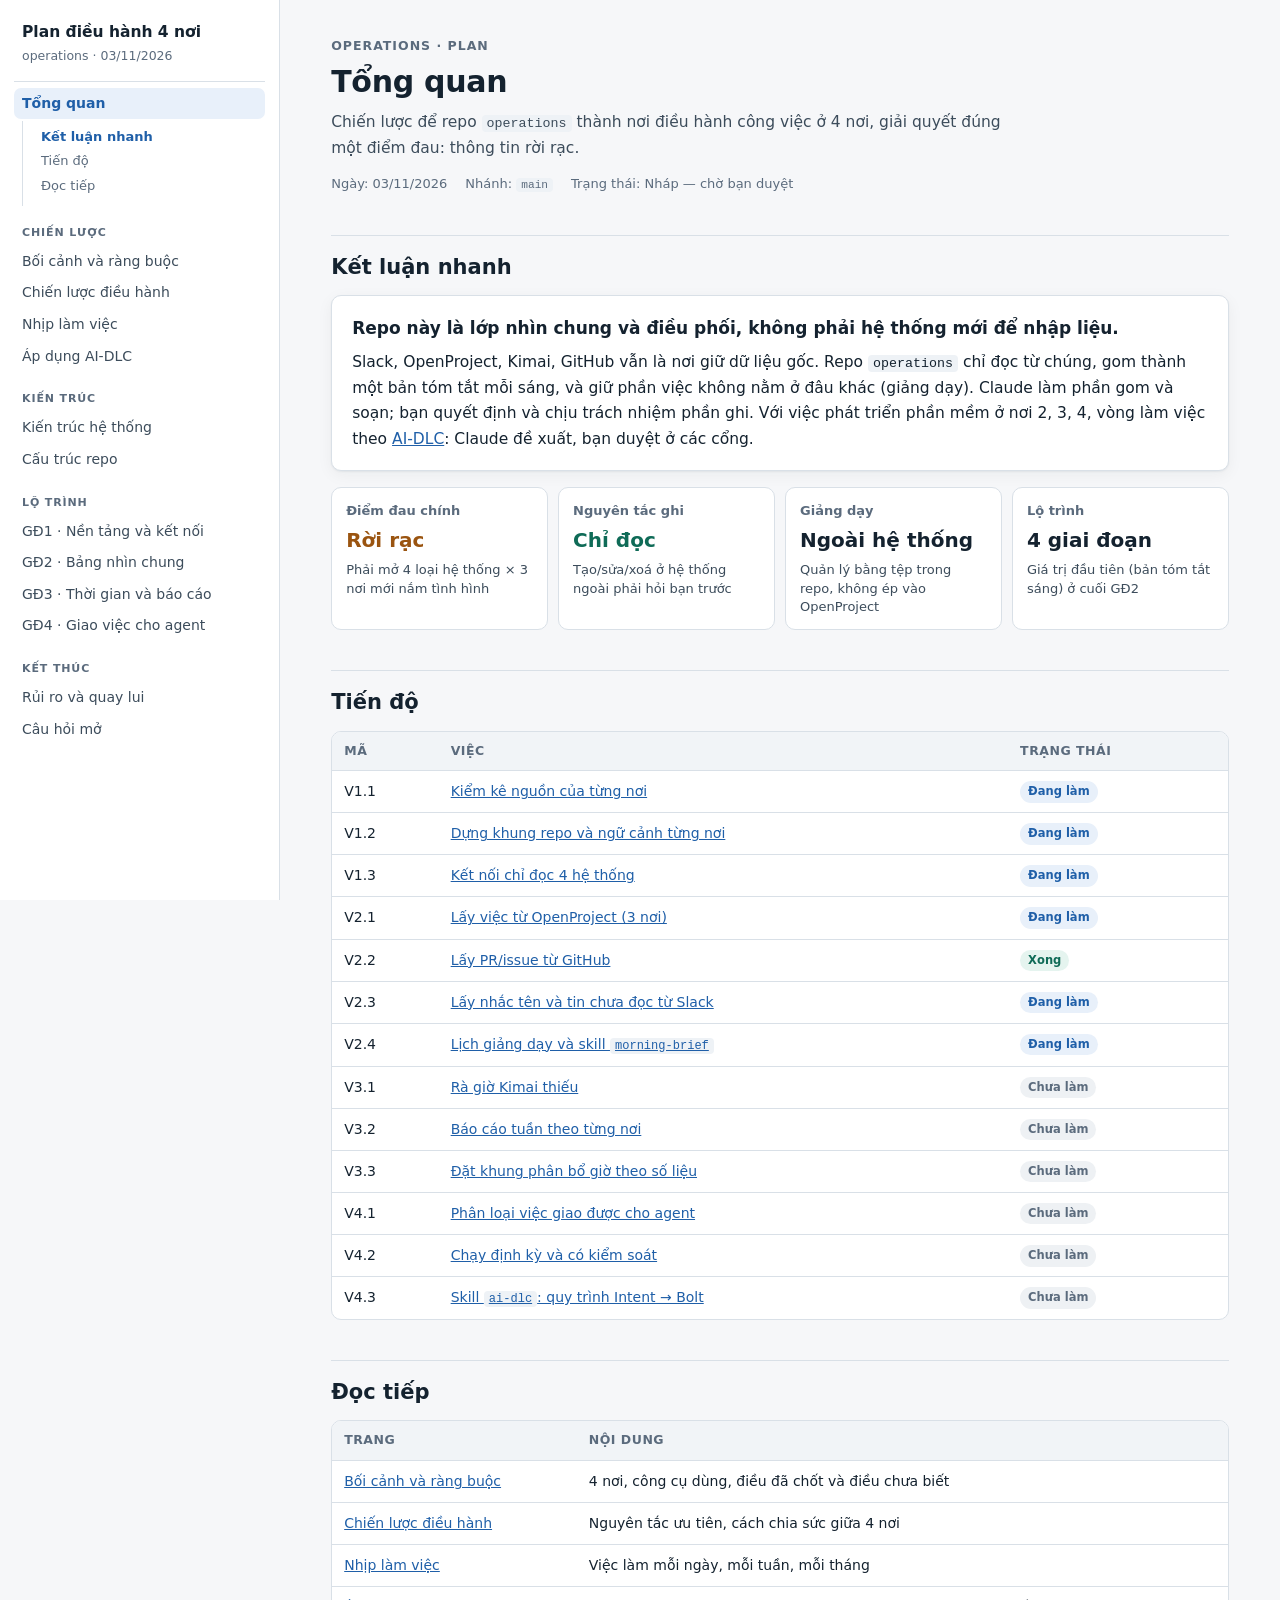
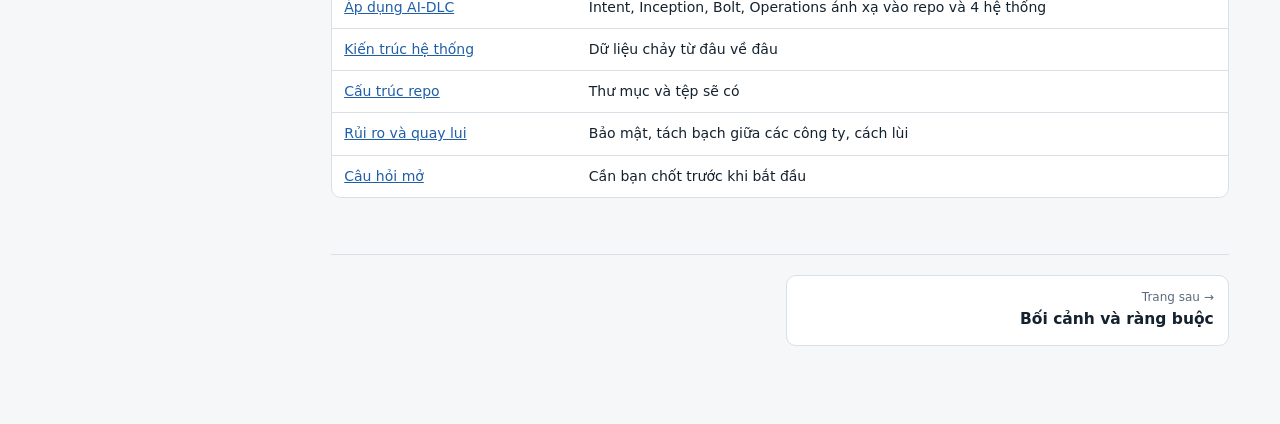
<file: docs/2026-11-03-plan-four-roles-operations/index.html>
<!doctype html>
<html lang="vi">
<head>
<meta charset="utf-8">
<meta name="viewport" content="width=device-width, initial-scale=1">
<meta name="color-scheme" content="light dark">
<title>Tổng quan · Plan điều hành 4 nơi</title>
<link rel="stylesheet" href="_chung/style.css">
</head>
<body>
<div class="khung">
  <aside class="ben" data-khung-ben>
    <a class="ben__ten" href="index.html">← Mục lục</a>
  </aside>

  <main class="noi-dung" data-khung-noi-dung>
    <div class="trong">
      <header class="dau-trang">
        <div class="dau-trang__nhan">operations · Plan</div>
        <h1>Tổng quan</h1>
        <p class="dau-trang__phu">Chiến lược để repo <code>operations</code> thành nơi điều hành công việc ở 4 nơi, giải quyết đúng một điểm đau: thông tin rời rạc.</p>
      </header>
      <div class="dau-trang__meta" style="margin:-14px 0 8px">
        <span>Ngày: 03/11/2026</span>
        <span>Nhánh: <code>main</code></span>
        <span>Trạng thái: Nháp — chờ bạn duyệt</span>
      </div>

      <h2 id="ket-luan">Kết luận nhanh</h2>
<div class="the">
  <h3>Repo này là lớp nhìn chung và điều phối, không phải hệ thống mới để nhập liệu.</h3>
  <p>Slack, OpenProject, Kimai, GitHub vẫn là nơi giữ dữ liệu gốc. Repo <code>operations</code> chỉ đọc từ chúng, gom thành một bản tóm tắt mỗi sáng, và giữ phần việc không nằm ở đâu khác (giảng dạy). Claude làm phần gom và soạn; bạn quyết định và chịu trách nhiệm phần ghi. Với việc phát triển phần mềm ở nơi 2, 3, 4, vòng làm việc theo <a href="ai-dlc.html">AI-DLC</a>: Claude đề xuất, bạn duyệt ở các cổng.</p>
</div>

<div class="luoi-diem">
  <div class="diem"><div class="diem__ten">Điểm đau chính</div><div class="diem__gia cam">Rời rạc</div><div class="diem__mo">Phải mở 4 loại hệ thống × 3 nơi mới nắm tình hình</div></div>
  <div class="diem"><div class="diem__ten">Nguyên tắc ghi</div><div class="diem__gia xanh">Chỉ đọc</div><div class="diem__mo">Tạo/sửa/xoá ở hệ thống ngoài phải hỏi bạn trước</div></div>
  <div class="diem"><div class="diem__ten">Giảng dạy</div><div class="diem__gia">Ngoài hệ thống</div><div class="diem__mo">Quản lý bằng tệp trong repo, không ép vào OpenProject</div></div>
  <div class="diem"><div class="diem__ten">Lộ trình</div><div class="diem__gia">4 giai đoạn</div><div class="diem__mo">Giá trị đầu tiên (bản tóm tắt sáng) ở cuối GĐ2</div></div>
</div>

<h2 id="tien-do">Tiến độ</h2>
<div class="bang-boc"><table>
<thead><tr><th>Mã</th><th>Việc</th><th>Trạng thái</th></tr></thead>
<tbody>
<tr><td>V1.1</td><td><a href="phase-1-foundation.html#v1-1">Kiểm kê nguồn của từng nơi</a></td><td><span class="muc muc--dang">Đang làm</span></td></tr>
<tr><td>V1.2</td><td><a href="phase-1-foundation.html#v1-2">Dựng khung repo và ngữ cảnh từng nơi</a></td><td><span class="muc muc--dang">Đang làm</span></td></tr>
<tr><td>V1.3</td><td><a href="phase-1-foundation.html#v1-3">Kết nối chỉ đọc 4 hệ thống</a></td><td><span class="muc muc--dang">Đang làm</span></td></tr>
<tr><td>V2.1</td><td><a href="phase-2-dashboard.html#v2-1">Lấy việc từ OpenProject (3 nơi)</a></td><td><span class="muc muc--dang">Đang làm</span></td></tr>
<tr><td>V2.2</td><td><a href="phase-2-dashboard.html#v2-2">Lấy PR/issue từ GitHub</a></td><td><span class="muc muc--xong">Xong</span></td></tr>
<tr><td>V2.3</td><td><a href="phase-2-dashboard.html#v2-3">Lấy nhắc tên và tin chưa đọc từ Slack</a></td><td><span class="muc muc--dang">Đang làm</span></td></tr>
<tr><td>V2.4</td><td><a href="phase-2-dashboard.html#v2-4">Lịch giảng dạy và skill <code>morning-brief</code></a></td><td><span class="muc muc--dang">Đang làm</span></td></tr>
<tr><td>V3.1</td><td><a href="phase-3-time-reports.html#v3-1">Rà giờ Kimai thiếu</a></td><td><span class="muc muc--chua">Chưa làm</span></td></tr>
<tr><td>V3.2</td><td><a href="phase-3-time-reports.html#v3-2">Báo cáo tuần theo từng nơi</a></td><td><span class="muc muc--chua">Chưa làm</span></td></tr>
<tr><td>V3.3</td><td><a href="phase-3-time-reports.html#v3-3">Đặt khung phân bổ giờ theo số liệu</a></td><td><span class="muc muc--chua">Chưa làm</span></td></tr>
<tr><td>V4.1</td><td><a href="phase-4-agents.html#v4-1">Phân loại việc giao được cho agent</a></td><td><span class="muc muc--chua">Chưa làm</span></td></tr>
<tr><td>V4.2</td><td><a href="phase-4-agents.html#v4-2">Chạy định kỳ và có kiểm soát</a></td><td><span class="muc muc--chua">Chưa làm</span></td></tr>
<tr><td>V4.3</td><td><a href="phase-4-agents.html#v4-3">Skill <code>ai-dlc</code>: quy trình Intent → Bolt</a></td><td><span class="muc muc--chua">Chưa làm</span></td></tr>
</tbody></table></div>

<h2 id="doc-tiep">Đọc tiếp</h2>
<div class="bang-boc"><table>
<thead><tr><th>Trang</th><th>Nội dung</th></tr></thead>
<tbody>
<tr><td><a href="context.html">Bối cảnh và ràng buộc</a></td><td>4 nơi, công cụ dùng, điều đã chốt và điều chưa biết</td></tr>
<tr><td><a href="strategy.html">Chiến lược điều hành</a></td><td>Nguyên tắc ưu tiên, cách chia sức giữa 4 nơi</td></tr>
<tr><td><a href="cadence.html">Nhịp làm việc</a></td><td>Việc làm mỗi ngày, mỗi tuần, mỗi tháng</td></tr>
<tr><td><a href="ai-dlc.html">Áp dụng AI-DLC</a></td><td>Intent, Inception, Bolt, Operations ánh xạ vào repo và 4 hệ thống</td></tr>
<tr><td><a href="architecture.html">Kiến trúc hệ thống</a></td><td>Dữ liệu chảy từ đâu về đâu</td></tr>
<tr><td><a href="repo-layout.html">Cấu trúc repo</a></td><td>Thư mục và tệp sẽ có</td></tr>
<tr><td><a href="risks.html">Rủi ro và quay lui</a></td><td>Bảo mật, tách bạch giữa các công ty, cách lùi</td></tr>
<tr><td><a href="open-questions.html">Câu hỏi mở</a></td><td>Cần bạn chốt trước khi bắt đầu</td></tr>
</tbody></table></div>
    </div>
  </main>
</div>
<script src="muc-luc.js"></script>
<script src="_chung/khung.js"></script>
</body>
</html>
</file>
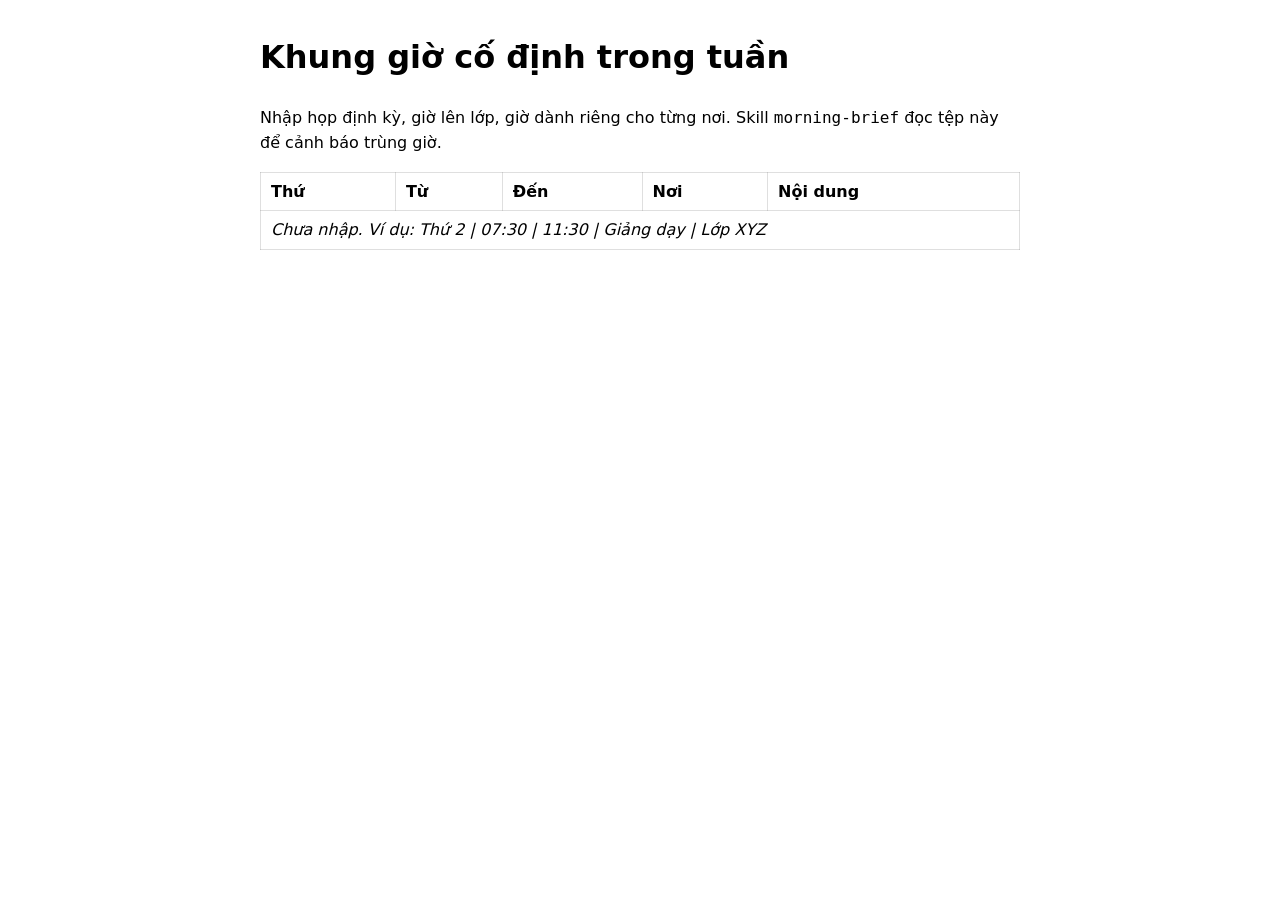
<file: shared/week-calendar.html>
<!doctype html>
<html lang="vi"><head><meta charset="utf-8"><meta name="viewport" content="width=device-width, initial-scale=1">
<meta name="color-scheme" content="light dark"><title>Khung giờ cố định trong tuần</title>
<style>body{font:16px/1.6 system-ui,sans-serif;max-width:760px;margin:2rem auto;padding:0 16px}table{border-collapse:collapse;width:100%}th,td{border:1px solid #8884;padding:6px 10px;text-align:left}</style></head>
<body>
<h1>Khung giờ cố định trong tuần</h1>
<p>Nhập họp định kỳ, giờ lên lớp, giờ dành riêng cho từng nơi. Skill <code>morning-brief</code> đọc tệp này để cảnh báo trùng giờ.</p>
<table>
<thead><tr><th>Thứ</th><th>Từ</th><th>Đến</th><th>Nơi</th><th>Nội dung</th></tr></thead>
<tbody>
<tr><td colspan="5"><i>Chưa nhập. Ví dụ: Thứ 2 | 07:30 | 11:30 | Giảng dạy | Lớp XYZ</i></td></tr>
</tbody></table>
</body></html>
</file>
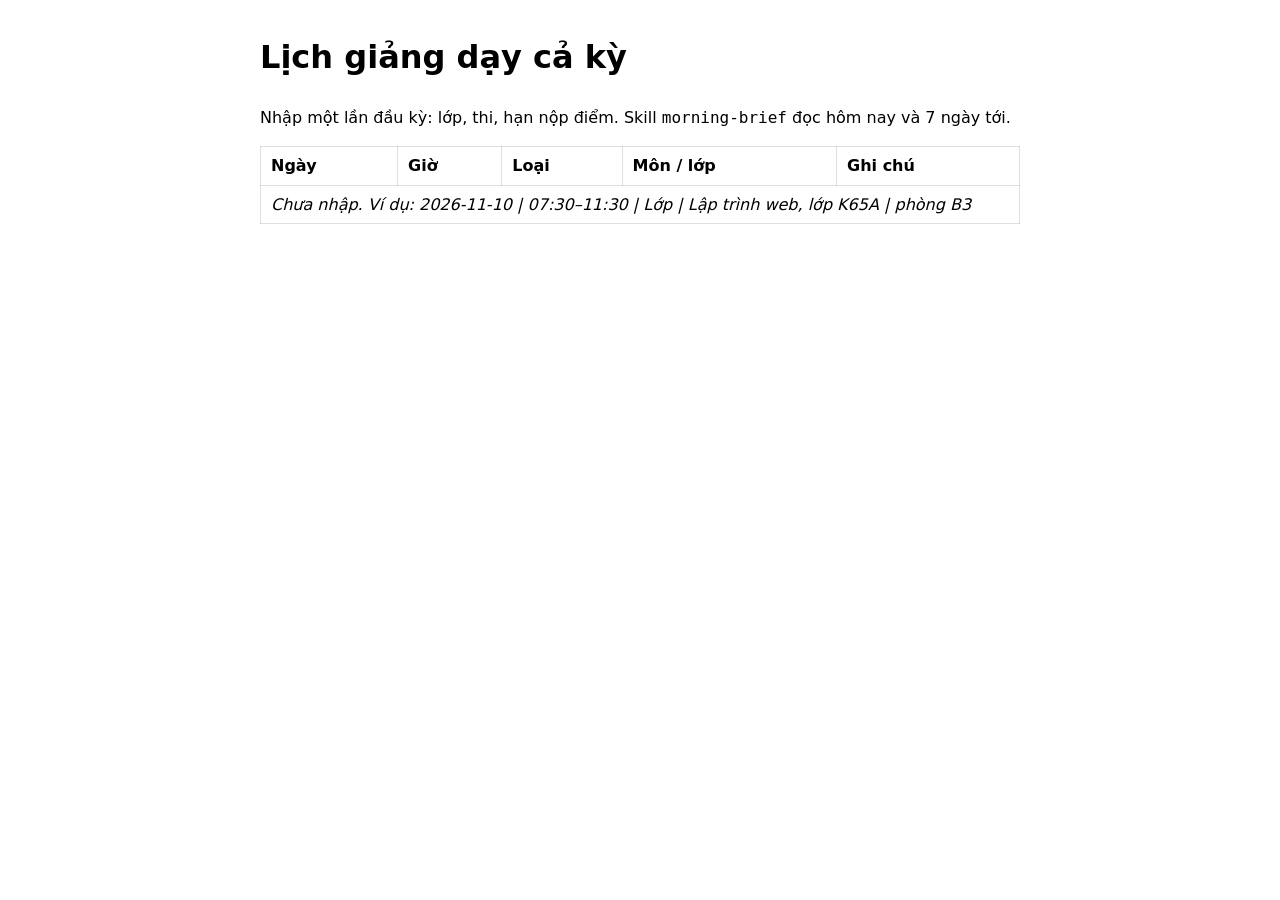
<file: teaching/term-calendar.html>
<!doctype html>
<html lang="vi"><head><meta charset="utf-8"><meta name="viewport" content="width=device-width, initial-scale=1">
<meta name="color-scheme" content="light dark"><title>Lịch giảng dạy cả kỳ</title>
<style>body{font:16px/1.6 system-ui,sans-serif;max-width:760px;margin:2rem auto;padding:0 16px}table{border-collapse:collapse;width:100%}th,td{border:1px solid #8884;padding:6px 10px;text-align:left}</style></head>
<body>
<h1>Lịch giảng dạy cả kỳ</h1>
<p>Nhập một lần đầu kỳ: lớp, thi, hạn nộp điểm. Skill <code>morning-brief</code> đọc hôm nay và 7 ngày tới.</p>
<table>
<thead><tr><th>Ngày</th><th>Giờ</th><th>Loại</th><th>Môn / lớp</th><th>Ghi chú</th></tr></thead>
<tbody>
<tr><td colspan="5"><i>Chưa nhập. Ví dụ: 2026-11-10 | 07:30–11:30 | Lớp | Lập trình web, lớp K65A | phòng B3</i></td></tr>
</tbody></table>
</body></html>
</file>
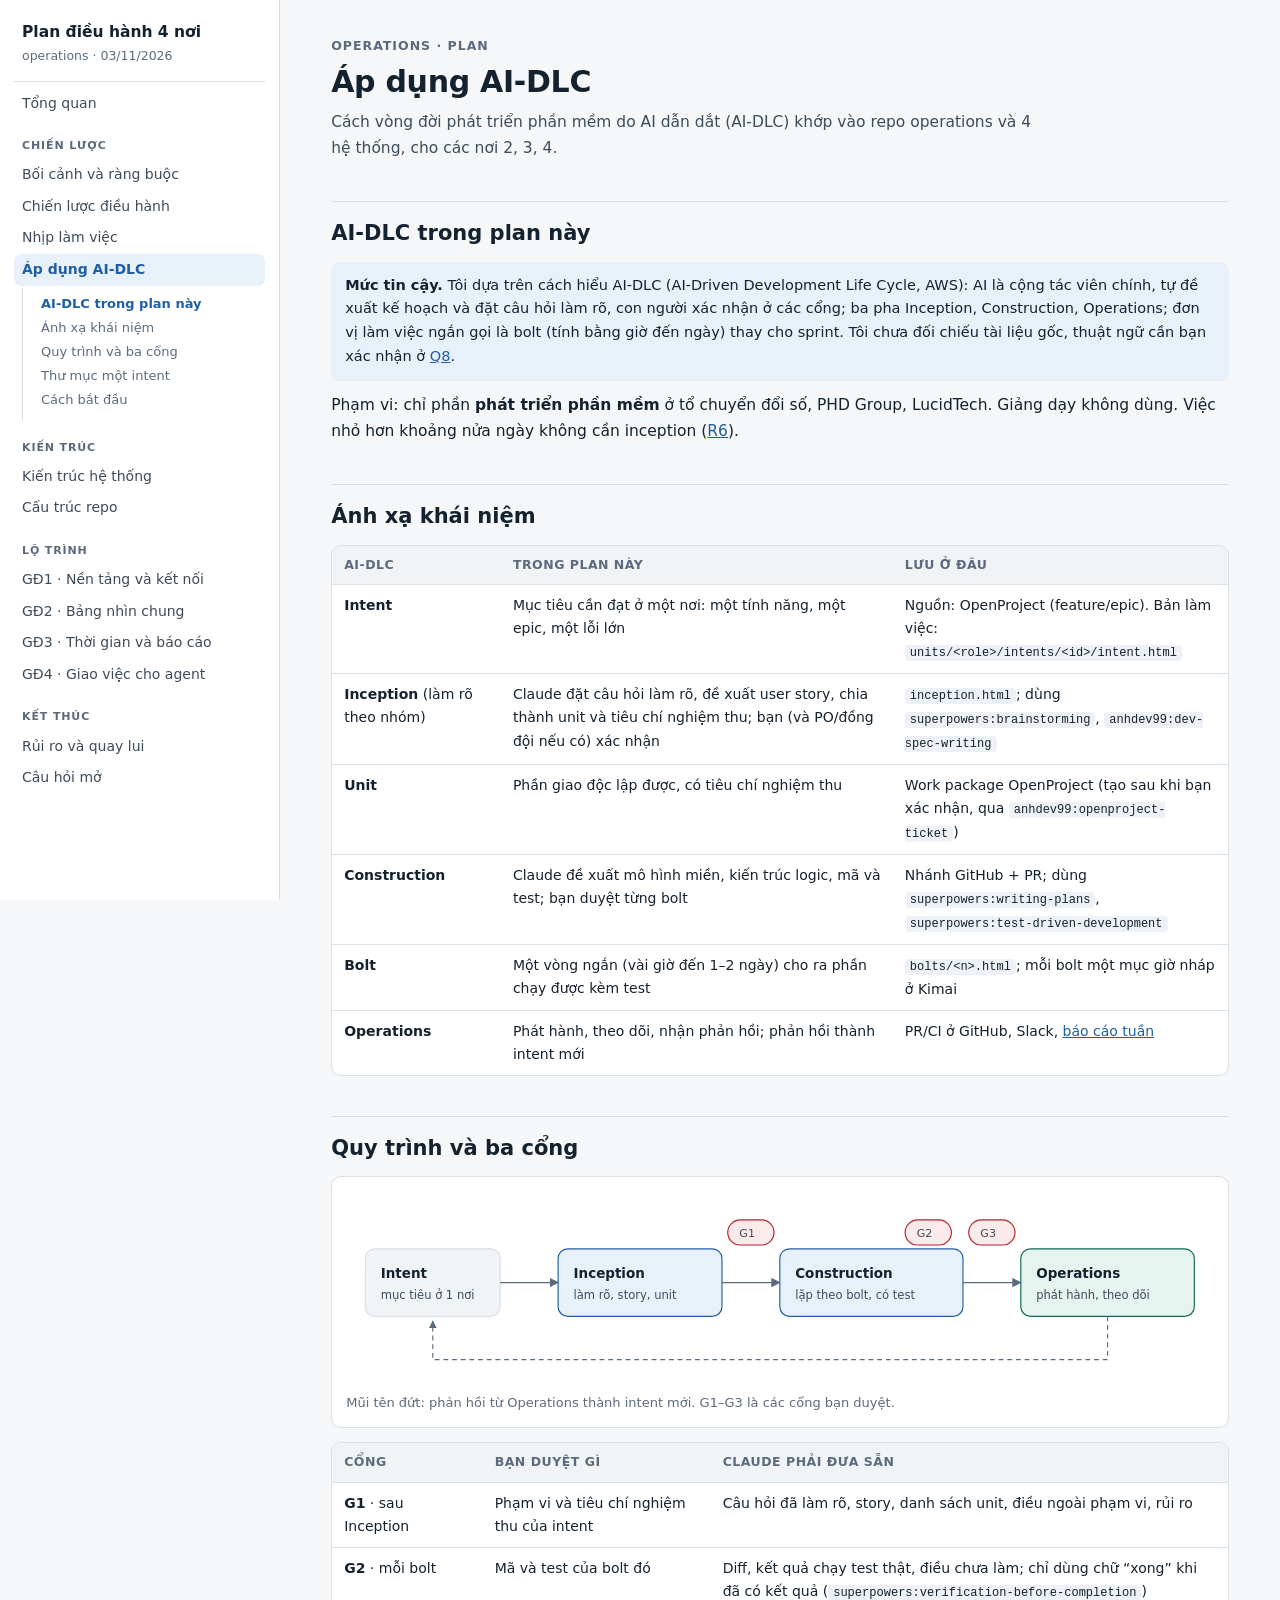
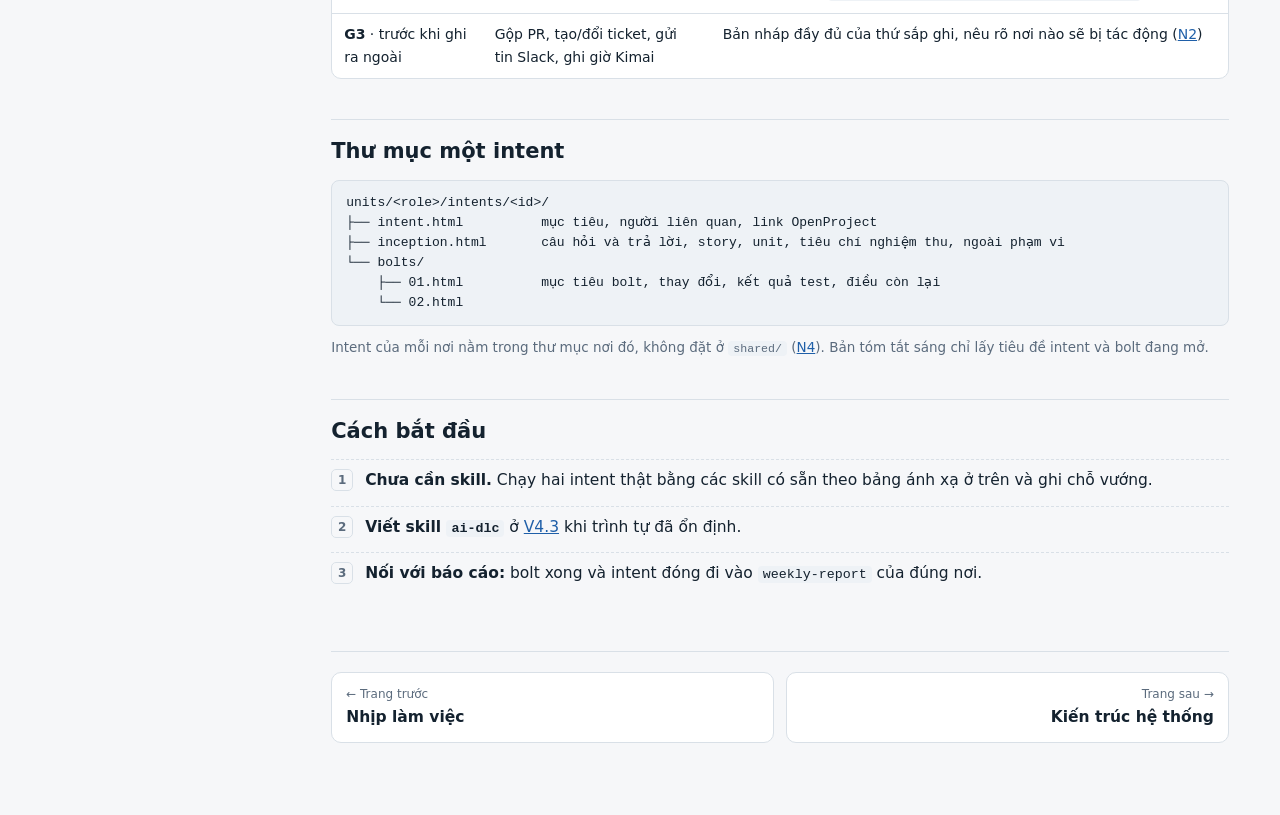
<file: docs/2026-11-03-plan-four-roles-operations/ai-dlc.html>
<!doctype html>
<html lang="vi">
<head>
<meta charset="utf-8">
<meta name="viewport" content="width=device-width, initial-scale=1">
<meta name="color-scheme" content="light dark">
<title>Áp dụng AI-DLC · Plan điều hành 4 nơi</title>
<link rel="stylesheet" href="_chung/style.css">
</head>
<body>
<div class="khung">
  <aside class="ben" data-khung-ben>
    <a class="ben__ten" href="index.html">← Mục lục</a>
  </aside>

  <main class="noi-dung" data-khung-noi-dung>
    <div class="trong">
      <header class="dau-trang">
        <div class="dau-trang__nhan">operations · Plan</div>
        <h1>Áp dụng AI-DLC</h1>
        <p class="dau-trang__phu">Cách vòng đời phát triển phần mềm do AI dẫn dắt (AI-DLC) khớp vào repo operations và 4 hệ thống, cho các nơi 2, 3, 4.</p>
      </header>

<h2 id="la-gi">AI-DLC trong plan này</h2>
<div class="hop-ghi"><b>Mức tin cậy.</b> Tôi dựa trên cách hiểu AI-DLC (AI-Driven Development Life Cycle, AWS): AI là cộng tác viên chính, tự đề xuất kế hoạch và đặt câu hỏi làm rõ, con người xác nhận ở các cổng; ba pha Inception, Construction, Operations; đơn vị làm việc ngắn gọi là bolt (tính bằng giờ đến ngày) thay cho sprint. Tôi chưa đối chiếu tài liệu gốc, thuật ngữ cần bạn xác nhận ở <a href="open-questions.html#q8">Q8</a>.</div>
<p>Phạm vi: chỉ phần <b>phát triển phần mềm</b> ở tổ chuyển đổi số, PHD Group, LucidTech. Giảng dạy không dùng. Việc nhỏ hơn khoảng nửa ngày không cần inception (<a href="risks.html#r6">R6</a>).</p>

<h2 id="anh-xa">Ánh xạ khái niệm</h2>
<div class="bang-boc"><table>
<thead><tr><th>AI-DLC</th><th>Trong plan này</th><th>Lưu ở đâu</th></tr></thead>
<tbody>
<tr><td><b>Intent</b></td><td>Mục tiêu cần đạt ở một nơi: một tính năng, một epic, một lỗi lớn</td><td>Nguồn: OpenProject (feature/epic). Bản làm việc: <code>units/&lt;role&gt;/intents/&lt;id&gt;/intent.html</code></td></tr>
<tr><td><b>Inception</b> (làm rõ theo nhóm)</td><td>Claude đặt câu hỏi làm rõ, đề xuất user story, chia thành unit và tiêu chí nghiệm thu; bạn (và PO/đồng đội nếu có) xác nhận</td><td><code>inception.html</code>; dùng <code>superpowers:brainstorming</code>, <code>anhdev99:dev-spec-writing</code></td></tr>
<tr><td><b>Unit</b></td><td>Phần giao độc lập được, có tiêu chí nghiệm thu</td><td>Work package OpenProject (tạo sau khi bạn xác nhận, qua <code>anhdev99:openproject-ticket</code>)</td></tr>
<tr><td><b>Construction</b></td><td>Claude đề xuất mô hình miền, kiến trúc logic, mã và test; bạn duyệt từng bolt</td><td>Nhánh GitHub + PR; dùng <code>superpowers:writing-plans</code>, <code>superpowers:test-driven-development</code></td></tr>
<tr><td><b>Bolt</b></td><td>Một vòng ngắn (vài giờ đến 1–2 ngày) cho ra phần chạy được kèm test</td><td><code>bolts/&lt;n&gt;.html</code>; mỗi bolt một mục giờ nháp ở Kimai</td></tr>
<tr><td><b>Operations</b></td><td>Phát hành, theo dõi, nhận phản hồi; phản hồi thành intent mới</td><td>PR/CI ở GitHub, Slack, <a href="phase-3-time-reports.html">báo cáo tuần</a></td></tr>
</tbody></table></div>

<h2 id="quy-trinh">Quy trình và ba cổng</h2>
<figure class="so-do"><div class="svg-khung">
<svg viewBox="0 0 900 200" role="img" aria-labelledby="sd2-td">
  <title id="sd2-td">Vòng Intent, Inception, Construction theo bolt, Operations với ba cổng duyệt</title>
  <defs><marker id="mt2" viewBox="0 0 10 10" refX="9" refY="5" markerWidth="7" markerHeight="7" orient="auto-start-reverse"><path d="M0,0 L10,5 L0,10 z" class="s-muiten"/></marker></defs>
  <rect x="20" y="60" width="140" height="70" rx="10" class="s-hop"/><text x="36" y="90" class="s-chu">Intent</text><text x="36" y="112" class="s-chu-nho">mục tiêu ở 1 nơi</text>
  <rect x="220" y="60" width="170" height="70" rx="10" class="s-hop-nhan"/><text x="236" y="90" class="s-chu">Inception</text><text x="236" y="112" class="s-chu-nho">làm rõ, story, unit</text>
  <rect x="450" y="60" width="190" height="70" rx="10" class="s-hop-nhan"/><text x="466" y="90" class="s-chu">Construction</text><text x="466" y="112" class="s-chu-nho">lặp theo bolt, có test</text>
  <rect x="700" y="60" width="180" height="70" rx="10" class="s-hop-xanh"/><text x="716" y="90" class="s-chu">Operations</text><text x="716" y="112" class="s-chu-nho">phát hành, theo dõi</text>
  <path d="M160 95 L 220 95" class="s-duong" marker-end="url(#mt2)"/>
  <path d="M390 95 L 450 95" class="s-duong" marker-end="url(#mt2)"/>
  <path d="M640 95 L 700 95" class="s-duong" marker-end="url(#mt2)"/>
  <path d="M790 130 L 790 175 L 90 175 L 90 135" class="s-duong-dut" marker-end="url(#mt2)"/>
  <rect x="396" y="30" width="48" height="26" rx="13" class="s-hop-do"/><text x="408" y="48" class="s-chu-ma">G1</text>
  <rect x="580" y="30" width="48" height="26" rx="13" class="s-hop-do"/><text x="592" y="48" class="s-chu-ma">G2</text>
  <rect x="646" y="30" width="48" height="26" rx="13" class="s-hop-do"/><text x="658" y="48" class="s-chu-ma">G3</text>
</svg></div>
<figcaption>Mũi tên đứt: phản hồi từ Operations thành intent mới. G1–G3 là các cổng bạn duyệt.</figcaption>
</figure>
<div class="bang-boc"><table>
<thead><tr><th>Cổng</th><th>Bạn duyệt gì</th><th>Claude phải đưa sẵn</th></tr></thead>
<tbody>
<tr><td><b>G1</b> · sau Inception</td><td>Phạm vi và tiêu chí nghiệm thu của intent</td><td>Câu hỏi đã làm rõ, story, danh sách unit, điều ngoài phạm vi, rủi ro</td></tr>
<tr><td><b>G2</b> · mỗi bolt</td><td>Mã và test của bolt đó</td><td>Diff, kết quả chạy test thật, điều chưa làm; chỉ dùng chữ “xong” khi đã có kết quả (<code>superpowers:verification-before-completion</code>)</td></tr>
<tr><td><b>G3</b> · trước khi ghi ra ngoài</td><td>Gộp PR, tạo/đổi ticket, gửi tin Slack, ghi giờ Kimai</td><td>Bản nháp đầy đủ của thứ sắp ghi, nêu rõ nơi nào sẽ bị tác động (<a href="strategy.html#n2">N2</a>)</td></tr>
</tbody></table></div>

<h2 id="thu-muc">Thư mục một intent</h2>
<pre><code>units/&lt;role&gt;/intents/&lt;id&gt;/
├── intent.html          mục tiêu, người liên quan, link OpenProject
├── inception.html       câu hỏi và trả lời, story, unit, tiêu chí nghiệm thu, ngoài phạm vi
└── bolts/
    ├── 01.html          mục tiêu bolt, thay đổi, kết quả test, điều còn lại
    └── 02.html</code></pre>
<p class="ghi-chu">Intent của mỗi nơi nằm trong thư mục nơi đó, không đặt ở <code>shared/</code> (<a href="strategy.html#n4">N4</a>). Bản tóm tắt sáng chỉ lấy tiêu đề intent và bolt đang mở.</p>

<h2 id="bat-dau">Cách bắt đầu</h2>
<ol class="buoc">
<li><b>Chưa cần skill.</b> Chạy hai intent thật bằng các skill có sẵn theo bảng ánh xạ ở trên và ghi chỗ vướng.</li>
<li><b>Viết skill <code>ai-dlc</code></b> ở <a href="phase-4-agents.html#v4-3">V4.3</a> khi trình tự đã ổn định.</li>
<li><b>Nối với báo cáo:</b> bolt xong và intent đóng đi vào <code>weekly-report</code> của đúng nơi.</li>
</ol>
    </div>
  </main>
</div>
<script src="muc-luc.js"></script>
<script src="_chung/khung.js"></script>
</body>
</html>
</file>
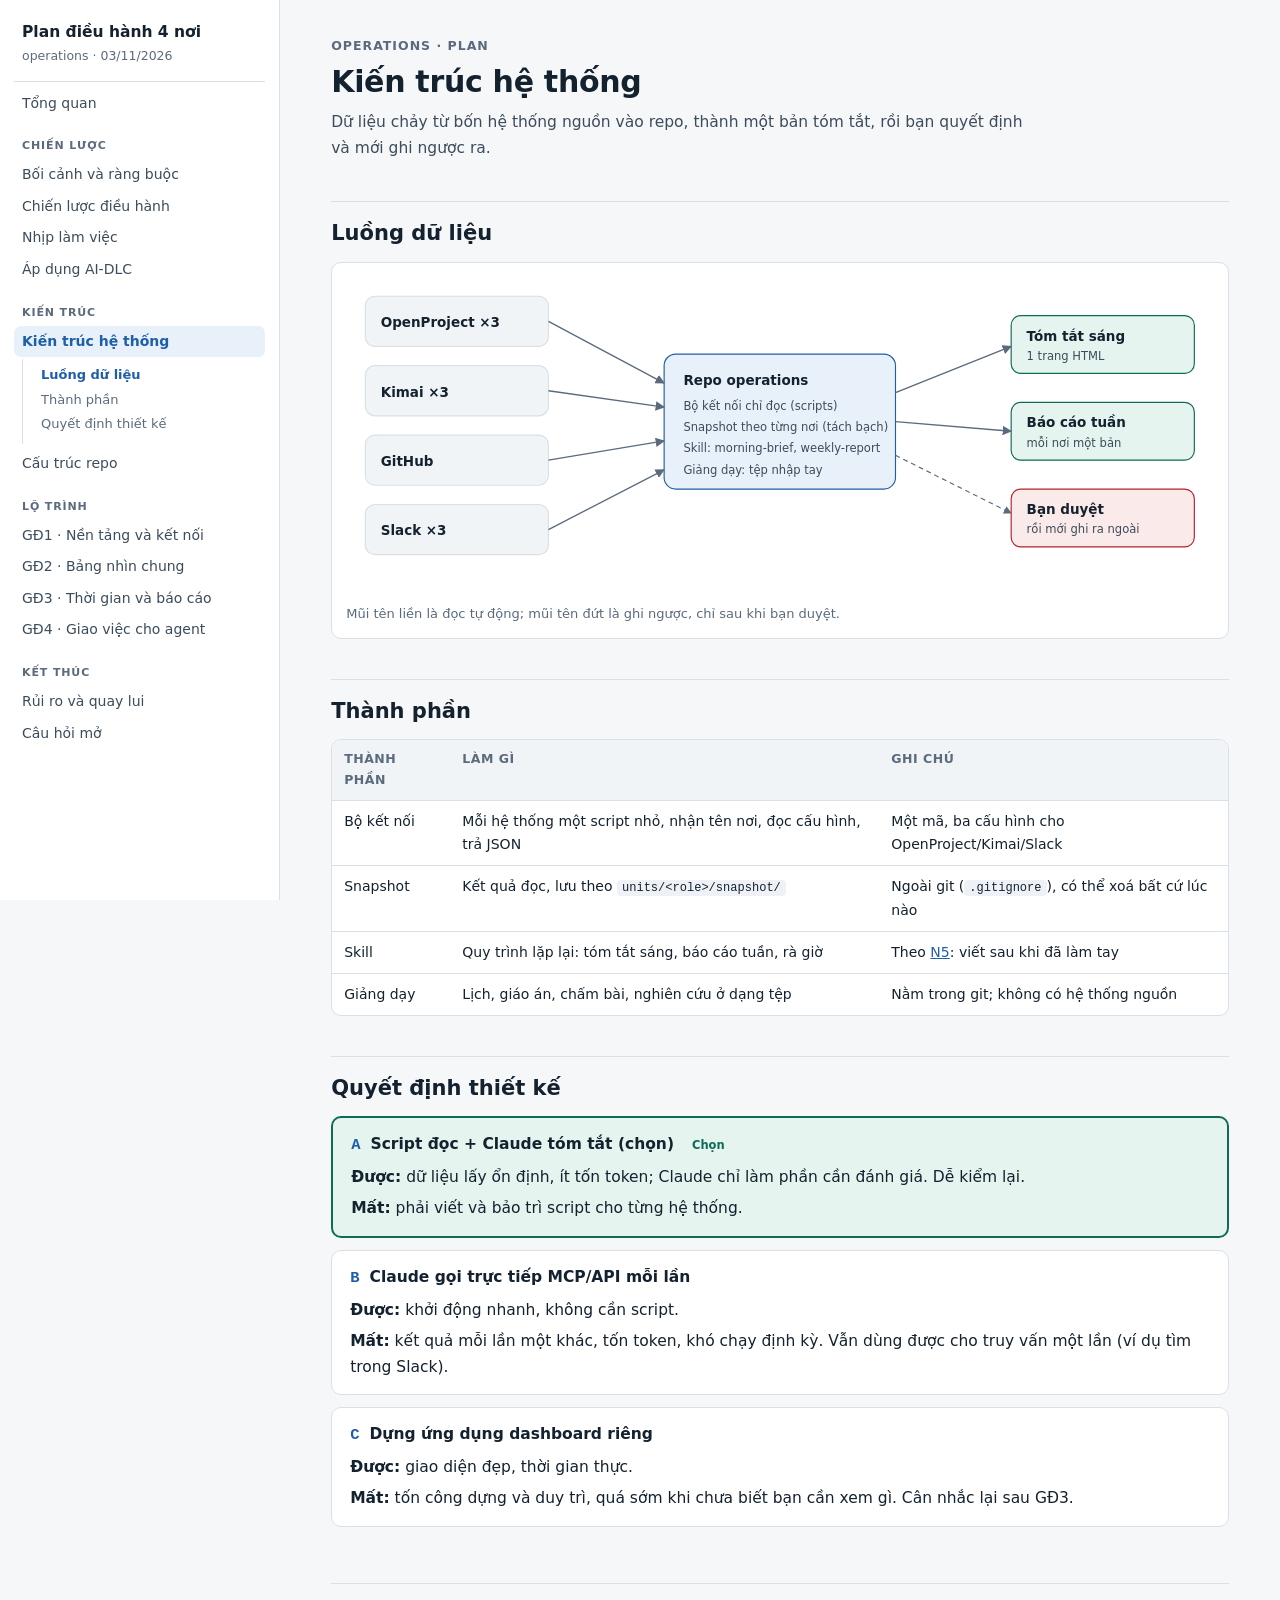
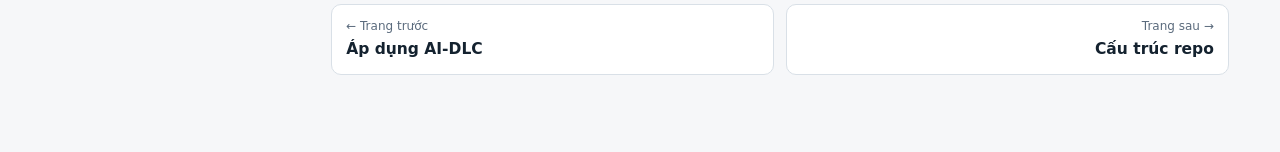
<file: docs/2026-11-03-plan-four-roles-operations/architecture.html>
<!doctype html>
<html lang="vi">
<head>
<meta charset="utf-8">
<meta name="viewport" content="width=device-width, initial-scale=1">
<meta name="color-scheme" content="light dark">
<title>Kiến trúc hệ thống · Plan điều hành 4 nơi</title>
<link rel="stylesheet" href="_chung/style.css">
</head>
<body>
<div class="khung">
  <aside class="ben" data-khung-ben>
    <a class="ben__ten" href="index.html">← Mục lục</a>
  </aside>

  <main class="noi-dung" data-khung-noi-dung>
    <div class="trong">
      <header class="dau-trang">
        <div class="dau-trang__nhan">operations · Plan</div>
        <h1>Kiến trúc hệ thống</h1>
        <p class="dau-trang__phu">Dữ liệu chảy từ bốn hệ thống nguồn vào repo, thành một bản tóm tắt, rồi bạn quyết định và mới ghi ngược ra.</p>
      </header>

<h2 id="so-do">Luồng dữ liệu</h2>
<figure class="so-do"><div class="svg-khung">
<svg viewBox="0 0 900 330" role="img" aria-labelledby="sd1-td">
  <title id="sd1-td">Luồng dữ liệu từ hệ thống nguồn tới bản tóm tắt</title>
  <defs><marker id="mt1" viewBox="0 0 10 10" refX="9" refY="5" markerWidth="7" markerHeight="7" orient="auto-start-reverse"><path d="M0,0 L10,5 L0,10 z" class="s-muiten"/></marker></defs>
  <rect x="20" y="20" width="190" height="52" rx="10" class="s-hop"/><text x="36" y="52" class="s-chu">OpenProject ×3</text>
  <rect x="20" y="92" width="190" height="52" rx="10" class="s-hop"/><text x="36" y="124" class="s-chu">Kimai ×3</text>
  <rect x="20" y="164" width="190" height="52" rx="10" class="s-hop"/><text x="36" y="196" class="s-chu">GitHub</text>
  <rect x="20" y="236" width="190" height="52" rx="10" class="s-hop"/><text x="36" y="268" class="s-chu">Slack ×3</text>
  <rect x="330" y="80" width="240" height="140" rx="12" class="s-hop-nhan"/>
  <text x="350" y="112" class="s-chu">Repo operations</text>
  <text x="350" y="138" class="s-chu-nho">Bộ kết nối chỉ đọc (scripts)</text>
  <text x="350" y="160" class="s-chu-nho">Snapshot theo từng nơi (tách bạch)</text>
  <text x="350" y="182" class="s-chu-nho">Skill: morning-brief, weekly-report</text>
  <text x="350" y="204" class="s-chu-nho">Giảng dạy: tệp nhập tay</text>
  <rect x="690" y="40" width="190" height="60" rx="10" class="s-hop-xanh"/><text x="706" y="66" class="s-chu">Tóm tắt sáng</text><text x="706" y="86" class="s-chu-nho">1 trang HTML</text>
  <rect x="690" y="130" width="190" height="60" rx="10" class="s-hop-xanh"/><text x="706" y="156" class="s-chu">Báo cáo tuần</text><text x="706" y="176" class="s-chu-nho">mỗi nơi một bản</text>
  <rect x="690" y="220" width="190" height="60" rx="10" class="s-hop-do"/><text x="706" y="246" class="s-chu">Bạn duyệt</text><text x="706" y="266" class="s-chu-nho">rồi mới ghi ra ngoài</text>
  <path d="M210 46 L 330 110" class="s-duong" marker-end="url(#mt1)"/>
  <path d="M210 118 L 330 135" class="s-duong" marker-end="url(#mt1)"/>
  <path d="M210 190 L 330 170" class="s-duong" marker-end="url(#mt1)"/>
  <path d="M210 262 L 330 200" class="s-duong" marker-end="url(#mt1)"/>
  <path d="M570 120 L 690 72" class="s-duong" marker-end="url(#mt1)"/>
  <path d="M570 150 L 690 160" class="s-duong" marker-end="url(#mt1)"/>
  <path d="M570 185 L 690 245" class="s-duong-dut" marker-end="url(#mt1)"/>
</svg></div>
<figcaption>Mũi tên liền là đọc tự động; mũi tên đứt là ghi ngược, chỉ sau khi bạn duyệt.</figcaption>
</figure>

<h2 id="thanh-phan">Thành phần</h2>
<div class="bang-boc"><table>
<thead><tr><th>Thành phần</th><th>Làm gì</th><th>Ghi chú</th></tr></thead>
<tbody>
<tr><td>Bộ kết nối</td><td>Mỗi hệ thống một script nhỏ, nhận tên nơi, đọc cấu hình, trả JSON</td><td>Một mã, ba cấu hình cho OpenProject/Kimai/Slack</td></tr>
<tr><td>Snapshot</td><td>Kết quả đọc, lưu theo <code>units/&lt;role&gt;/snapshot/</code></td><td>Ngoài git (<code>.gitignore</code>), có thể xoá bất cứ lúc nào</td></tr>
<tr><td>Skill</td><td>Quy trình lặp lại: tóm tắt sáng, báo cáo tuần, rà giờ</td><td>Theo <a href="strategy.html#n5">N5</a>: viết sau khi đã làm tay</td></tr>
<tr><td>Giảng dạy</td><td>Lịch, giáo án, chấm bài, nghiên cứu ở dạng tệp</td><td>Nằm trong git; không có hệ thống nguồn</td></tr>
</tbody></table></div>

<h2 id="quyet-dinh">Quyết định thiết kế</h2>
<div class="pa pa--chon">
  <div class="pa__dau"><span class="pa__ma">A</span><h3 class="pa__ten">Script đọc + Claude tóm tắt (chọn)</h3><span class="muc muc--tot">Chọn</span></div>
  <p><b>Được:</b> dữ liệu lấy ổn định, ít tốn token; Claude chỉ làm phần cần đánh giá. Dễ kiểm lại.</p>
  <p><b>Mất:</b> phải viết và bảo trì script cho từng hệ thống.</p>
</div>
<div class="pa">
  <div class="pa__dau"><span class="pa__ma">B</span><h3 class="pa__ten">Claude gọi trực tiếp MCP/API mỗi lần</h3></div>
  <p><b>Được:</b> khởi động nhanh, không cần script.</p>
  <p><b>Mất:</b> kết quả mỗi lần một khác, tốn token, khó chạy định kỳ. Vẫn dùng được cho truy vấn một lần (ví dụ tìm trong Slack).</p>
</div>
<div class="pa">
  <div class="pa__dau"><span class="pa__ma">C</span><h3 class="pa__ten">Dựng ứng dụng dashboard riêng</h3></div>
  <p><b>Được:</b> giao diện đẹp, thời gian thực.</p>
  <p><b>Mất:</b> tốn công dựng và duy trì, quá sớm khi chưa biết bạn cần xem gì. Cân nhắc lại sau GĐ3.</p>
</div>
    </div>
  </main>
</div>
<script src="muc-luc.js"></script>
<script src="_chung/khung.js"></script>
</body>
</html>
</file>
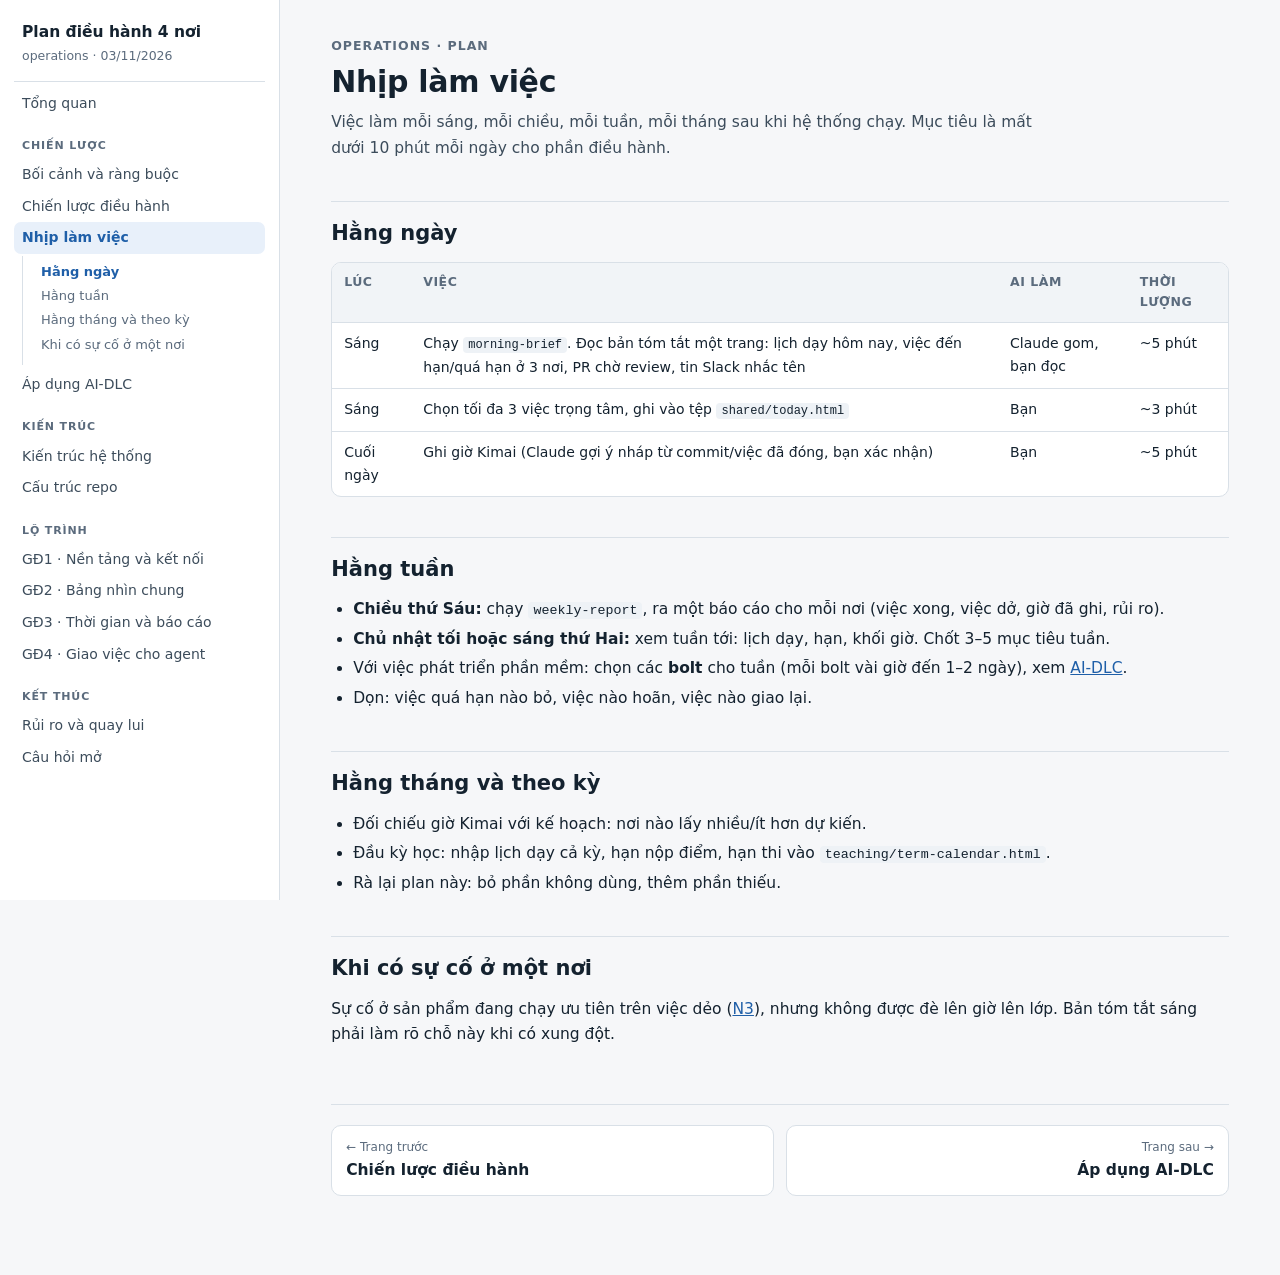
<file: docs/2026-11-03-plan-four-roles-operations/cadence.html>
<!doctype html>
<html lang="vi">
<head>
<meta charset="utf-8">
<meta name="viewport" content="width=device-width, initial-scale=1">
<meta name="color-scheme" content="light dark">
<title>Nhịp làm việc · Plan điều hành 4 nơi</title>
<link rel="stylesheet" href="_chung/style.css">
</head>
<body>
<div class="khung">
  <aside class="ben" data-khung-ben>
    <a class="ben__ten" href="index.html">← Mục lục</a>
  </aside>

  <main class="noi-dung" data-khung-noi-dung>
    <div class="trong">
      <header class="dau-trang">
        <div class="dau-trang__nhan">operations · Plan</div>
        <h1>Nhịp làm việc</h1>
        <p class="dau-trang__phu">Việc làm mỗi sáng, mỗi chiều, mỗi tuần, mỗi tháng sau khi hệ thống chạy. Mục tiêu là mất dưới 10 phút mỗi ngày cho phần điều hành.</p>
      </header>

<h2 id="hang-ngay">Hằng ngày</h2>
<div class="bang-boc"><table>
<thead><tr><th>Lúc</th><th>Việc</th><th>Ai làm</th><th>Thời lượng</th></tr></thead>
<tbody>
<tr><td>Sáng</td><td>Chạy <code>morning-brief</code>. Đọc bản tóm tắt một trang: lịch dạy hôm nay, việc đến hạn/quá hạn ở 3 nơi, PR chờ review, tin Slack nhắc tên</td><td>Claude gom, bạn đọc</td><td>~5 phút</td></tr>
<tr><td>Sáng</td><td>Chọn tối đa 3 việc trọng tâm, ghi vào tệp <code>shared/today.html</code></td><td>Bạn</td><td>~3 phút</td></tr>
<tr><td>Cuối ngày</td><td>Ghi giờ Kimai (Claude gợi ý nháp từ commit/việc đã đóng, bạn xác nhận)</td><td>Bạn</td><td>~5 phút</td></tr>
</tbody></table></div>

<h2 id="hang-tuan">Hằng tuần</h2>
<ul>
<li><b>Chiều thứ Sáu:</b> chạy <code>weekly-report</code>, ra một báo cáo cho mỗi nơi (việc xong, việc dở, giờ đã ghi, rủi ro).</li>
<li><b>Chủ nhật tối hoặc sáng thứ Hai:</b> xem tuần tới: lịch dạy, hạn, khối giờ. Chốt 3–5 mục tiêu tuần.</li>
<li>Với việc phát triển phần mềm: chọn các <b>bolt</b> cho tuần (mỗi bolt vài giờ đến 1–2 ngày), xem <a href="ai-dlc.html">AI-DLC</a>.</li>
<li>Dọn: việc quá hạn nào bỏ, việc nào hoãn, việc nào giao lại.</li>
</ul>

<h2 id="hang-thang">Hằng tháng và theo kỳ</h2>
<ul>
<li>Đối chiếu giờ Kimai với kế hoạch: nơi nào lấy nhiều/ít hơn dự kiến.</li>
<li>Đầu kỳ học: nhập lịch dạy cả kỳ, hạn nộp điểm, hạn thi vào <code>teaching/term-calendar.html</code>.</li>
<li>Rà lại plan này: bỏ phần không dùng, thêm phần thiếu.</li>
</ul>

<h2 id="khi-co-su-co">Khi có sự cố ở một nơi</h2>
<p>Sự cố ở sản phẩm đang chạy ưu tiên trên việc dẻo (<a href="strategy.html#n3">N3</a>), nhưng không được đè lên giờ lên lớp. Bản tóm tắt sáng phải làm rõ chỗ này khi có xung đột.</p>
    </div>
  </main>
</div>
<script src="muc-luc.js"></script>
<script src="_chung/khung.js"></script>
</body>
</html>
</file>
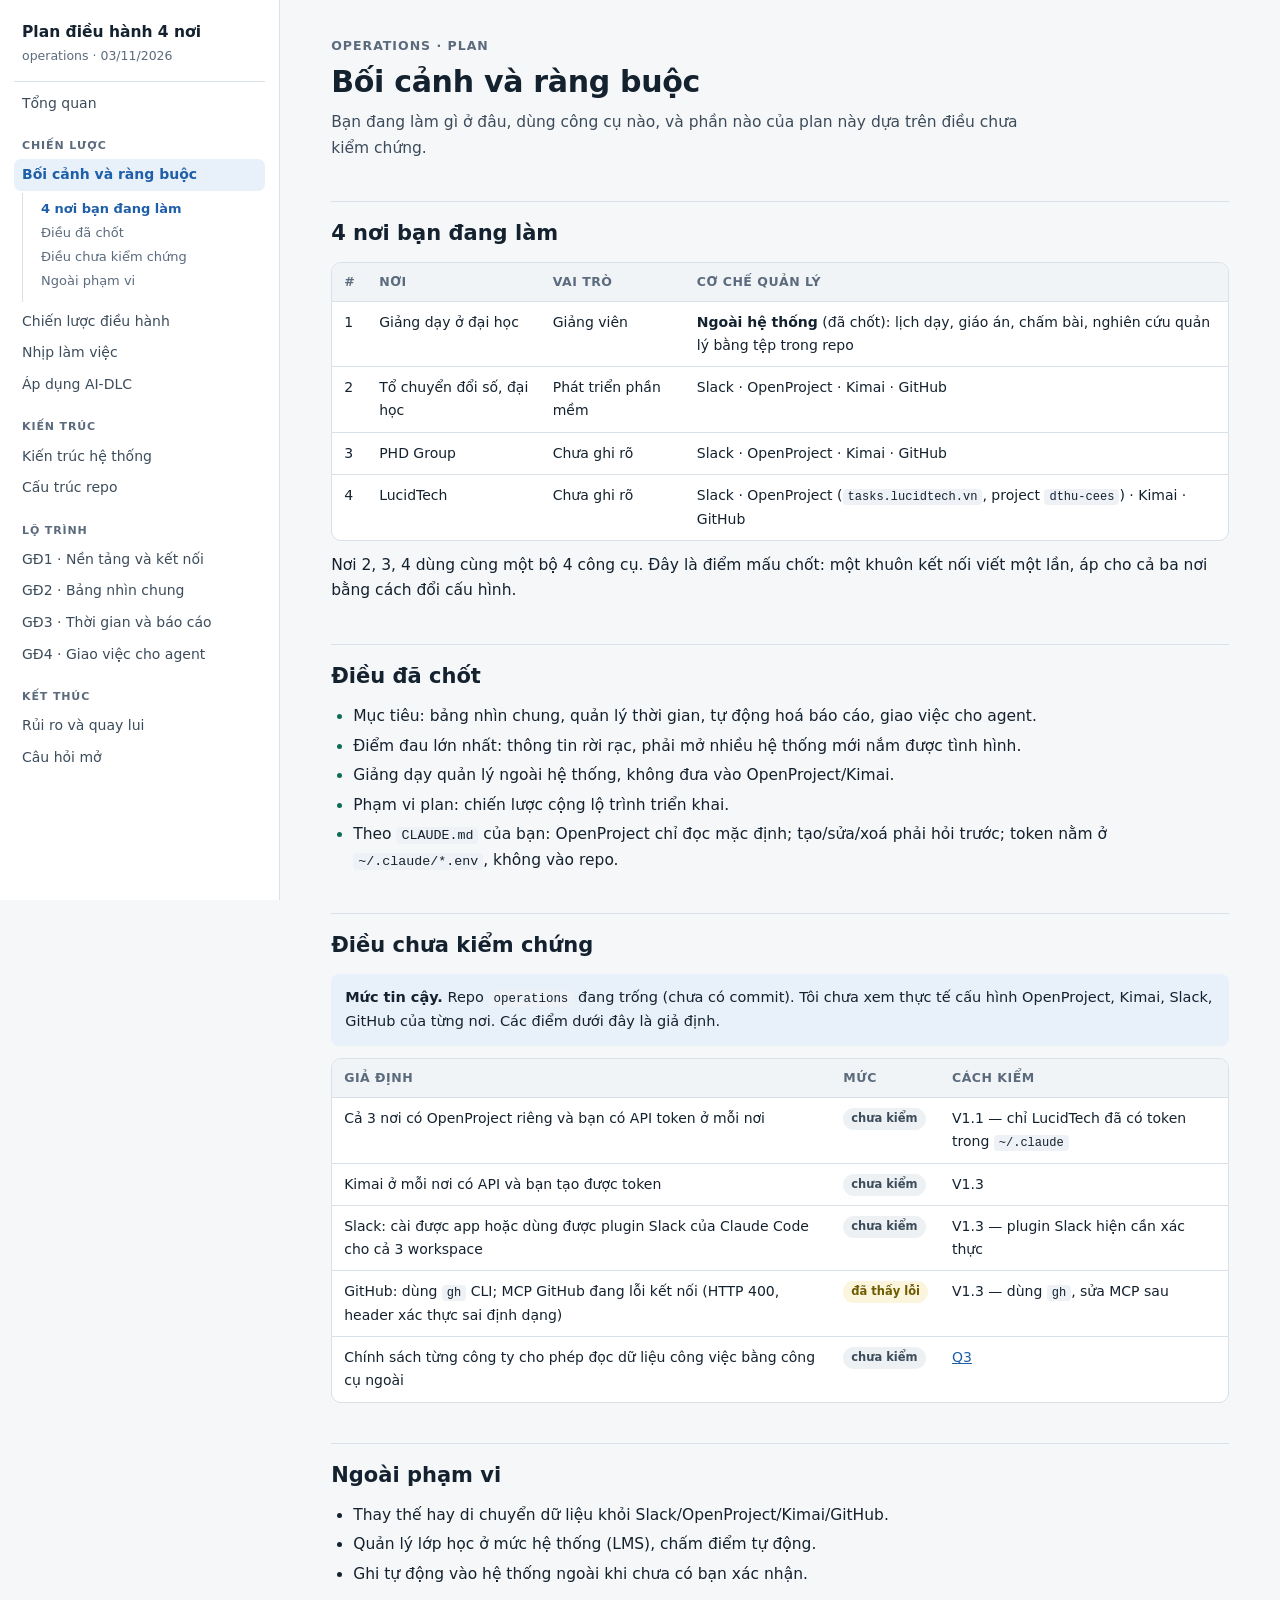
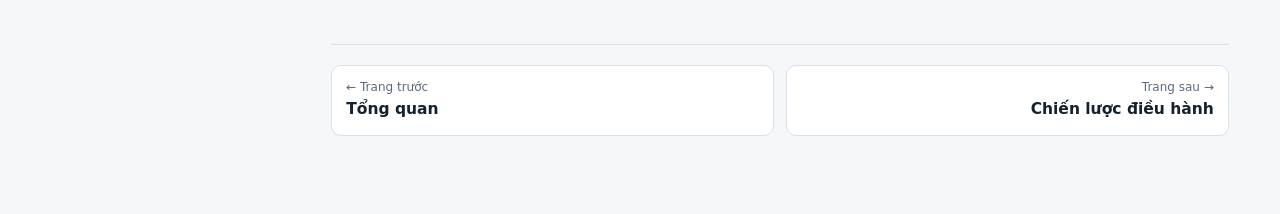
<file: docs/2026-11-03-plan-four-roles-operations/context.html>
<!doctype html>
<html lang="vi">
<head>
<meta charset="utf-8">
<meta name="viewport" content="width=device-width, initial-scale=1">
<meta name="color-scheme" content="light dark">
<title>Bối cảnh và ràng buộc · Plan điều hành 4 nơi</title>
<link rel="stylesheet" href="_chung/style.css">
</head>
<body>
<div class="khung">
  <aside class="ben" data-khung-ben>
    <a class="ben__ten" href="index.html">← Mục lục</a>
  </aside>

  <main class="noi-dung" data-khung-noi-dung>
    <div class="trong">
      <header class="dau-trang">
        <div class="dau-trang__nhan">operations · Plan</div>
        <h1>Bối cảnh và ràng buộc</h1>
        <p class="dau-trang__phu">Bạn đang làm gì ở đâu, dùng công cụ nào, và phần nào của plan này dựa trên điều chưa kiểm chứng.</p>
      </header>

<h2 id="4-noi">4 nơi bạn đang làm</h2>
<div class="bang-boc"><table>
<thead><tr><th>#</th><th>Nơi</th><th>Vai trò</th><th>Cơ chế quản lý</th></tr></thead>
<tbody>
<tr><td>1</td><td>Giảng dạy ở đại học</td><td>Giảng viên</td><td><b>Ngoài hệ thống</b> (đã chốt): lịch dạy, giáo án, chấm bài, nghiên cứu quản lý bằng tệp trong repo</td></tr>
<tr><td>2</td><td>Tổ chuyển đổi số, đại học</td><td>Phát triển phần mềm</td><td>Slack · OpenProject · Kimai · GitHub</td></tr>
<tr><td>3</td><td>PHD Group</td><td>Chưa ghi rõ</td><td>Slack · OpenProject · Kimai · GitHub</td></tr>
<tr><td>4</td><td>LucidTech</td><td>Chưa ghi rõ</td><td>Slack · OpenProject (<code>tasks.lucidtech.vn</code>, project <code>dthu-cees</code>) · Kimai · GitHub</td></tr>
</tbody></table></div>
<p>Nơi 2, 3, 4 dùng cùng một bộ 4 công cụ. Đây là điểm mấu chốt: một khuôn kết nối viết một lần, áp cho cả ba nơi bằng cách đổi cấu hình.</p>

<h2 id="da-chot">Điều đã chốt</h2>
<ul class="tot-list">
<li>Mục tiêu: bảng nhìn chung, quản lý thời gian, tự động hoá báo cáo, giao việc cho agent.</li>
<li>Điểm đau lớn nhất: thông tin rời rạc, phải mở nhiều hệ thống mới nắm được tình hình.</li>
<li>Giảng dạy quản lý ngoài hệ thống, không đưa vào OpenProject/Kimai.</li>
<li>Phạm vi plan: chiến lược cộng lộ trình triển khai.</li>
<li>Theo <code>CLAUDE.md</code> của bạn: OpenProject chỉ đọc mặc định; tạo/sửa/xoá phải hỏi trước; token nằm ở <code>~/.claude/*.env</code>, không vào repo.</li>
</ul>

<h2 id="chua-biet">Điều chưa kiểm chứng</h2>
<div class="hop-ghi"><b>Mức tin cậy.</b> Repo <code>operations</code> đang trống (chưa có commit). Tôi chưa xem thực tế cấu hình OpenProject, Kimai, Slack, GitHub của từng nơi. Các điểm dưới đây là giả định.</div>
<div class="bang-boc"><table>
<thead><tr><th>Giả định</th><th>Mức</th><th>Cách kiểm</th></tr></thead>
<tbody>
<tr><td>Cả 3 nơi có OpenProject riêng và bạn có API token ở mỗi nơi</td><td><span class="muc muc--thap">chưa kiểm</span></td><td>V1.1 — chỉ LucidTech đã có token trong <code>~/.claude</code></td></tr>
<tr><td>Kimai ở mỗi nơi có API và bạn tạo được token</td><td><span class="muc muc--thap">chưa kiểm</span></td><td>V1.3</td></tr>
<tr><td>Slack: cài được app hoặc dùng được plugin Slack của Claude Code cho cả 3 workspace</td><td><span class="muc muc--thap">chưa kiểm</span></td><td>V1.3 — plugin Slack hiện cần xác thực</td></tr>
<tr><td>GitHub: dùng <code>gh</code> CLI; MCP GitHub đang lỗi kết nối (HTTP 400, header xác thực sai định dạng)</td><td><span class="muc muc--vua">đã thấy lỗi</span></td><td>V1.3 — dùng <code>gh</code>, sửa MCP sau</td></tr>
<tr><td>Chính sách từng công ty cho phép đọc dữ liệu công việc bằng công cụ ngoài</td><td><span class="muc muc--thap">chưa kiểm</span></td><td><a href="open-questions.html#q3">Q3</a></td></tr>
</tbody></table></div>

<h2 id="ngoai-pham-vi">Ngoài phạm vi</h2>
<ul>
<li>Thay thế hay di chuyển dữ liệu khỏi Slack/OpenProject/Kimai/GitHub.</li>
<li>Quản lý lớp học ở mức hệ thống (LMS), chấm điểm tự động.</li>
<li>Ghi tự động vào hệ thống ngoài khi chưa có bạn xác nhận.</li>
</ul>
    </div>
  </main>
</div>
<script src="muc-luc.js"></script>
<script src="_chung/khung.js"></script>
</body>
</html>
</file>
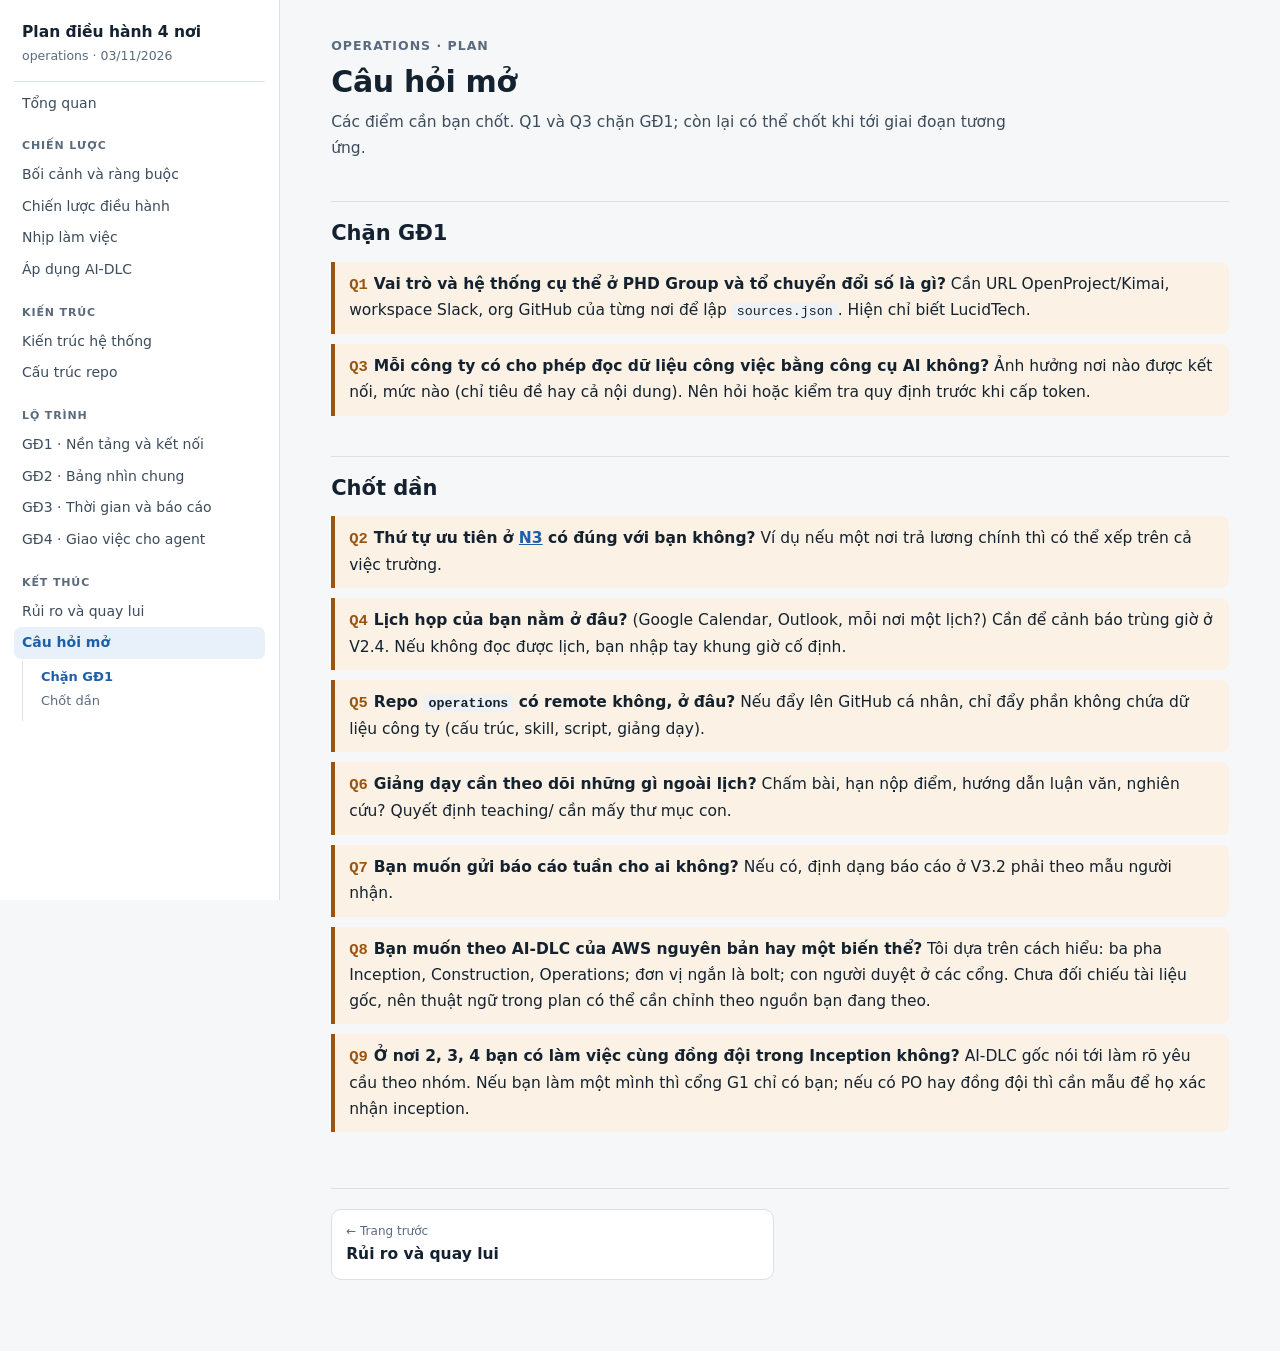
<file: docs/2026-11-03-plan-four-roles-operations/open-questions.html>
<!doctype html>
<html lang="vi">
<head>
<meta charset="utf-8">
<meta name="viewport" content="width=device-width, initial-scale=1">
<meta name="color-scheme" content="light dark">
<title>Câu hỏi mở · Plan điều hành 4 nơi</title>
<link rel="stylesheet" href="_chung/style.css">
</head>
<body>
<div class="khung">
  <aside class="ben" data-khung-ben>
    <a class="ben__ten" href="index.html">← Mục lục</a>
  </aside>

  <main class="noi-dung" data-khung-noi-dung>
    <div class="trong">
      <header class="dau-trang">
        <div class="dau-trang__nhan">operations · Plan</div>
        <h1>Câu hỏi mở</h1>
        <p class="dau-trang__phu">Các điểm cần bạn chốt. Q1 và Q3 chặn GĐ1; còn lại có thể chốt khi tới giai đoạn tương ứng.</p>
      </header>

<h2 id="chan">Chặn GĐ1</h2>
<div class="hoi" id="q1"><span class="hoi__ma">Q1</span><b>Vai trò và hệ thống cụ thể ở PHD Group và tổ chuyển đổi số là gì?</b> Cần URL OpenProject/Kimai, workspace Slack, org GitHub của từng nơi để lập <code>sources.json</code>. Hiện chỉ biết LucidTech.</div>
<div class="hoi" id="q3"><span class="hoi__ma">Q3</span><b>Mỗi công ty có cho phép đọc dữ liệu công việc bằng công cụ AI không?</b> Ảnh hưởng nơi nào được kết nối, mức nào (chỉ tiêu đề hay cả nội dung). Nên hỏi hoặc kiểm tra quy định trước khi cấp token.</div>

<h2 id="khac">Chốt dần</h2>
<div class="hoi" id="q2"><span class="hoi__ma">Q2</span><b>Thứ tự ưu tiên ở <a href="strategy.html#n3">N3</a> có đúng với bạn không?</b> Ví dụ nếu một nơi trả lương chính thì có thể xếp trên cả việc trường.</div>
<div class="hoi" id="q4"><span class="hoi__ma">Q4</span><b>Lịch họp của bạn nằm ở đâu?</b> (Google Calendar, Outlook, mỗi nơi một lịch?) Cần để cảnh báo trùng giờ ở V2.4. Nếu không đọc được lịch, bạn nhập tay khung giờ cố định.</div>
<div class="hoi" id="q5"><span class="hoi__ma">Q5</span><b>Repo <code>operations</code> có remote không, ở đâu?</b> Nếu đẩy lên GitHub cá nhân, chỉ đẩy phần không chứa dữ liệu công ty (cấu trúc, skill, script, giảng dạy).</div>
<div class="hoi" id="q6"><span class="hoi__ma">Q6</span><b>Giảng dạy cần theo dõi những gì ngoài lịch?</b> Chấm bài, hạn nộp điểm, hướng dẫn luận văn, nghiên cứu? Quyết định teaching/ cần mấy thư mục con.</div>
<div class="hoi" id="q7"><span class="hoi__ma">Q7</span><b>Bạn muốn gửi báo cáo tuần cho ai không?</b> Nếu có, định dạng báo cáo ở V3.2 phải theo mẫu người nhận.</div>
<div class="hoi" id="q8"><span class="hoi__ma">Q8</span><b>Bạn muốn theo AI-DLC của AWS nguyên bản hay một biến thể?</b> Tôi dựa trên cách hiểu: ba pha Inception, Construction, Operations; đơn vị ngắn là bolt; con người duyệt ở các cổng. Chưa đối chiếu tài liệu gốc, nên thuật ngữ trong plan có thể cần chỉnh theo nguồn bạn đang theo.</div>
<div class="hoi" id="q9"><span class="hoi__ma">Q9</span><b>Ở nơi 2, 3, 4 bạn có làm việc cùng đồng đội trong Inception không?</b> AI-DLC gốc nói tới làm rõ yêu cầu theo nhóm. Nếu bạn làm một mình thì cổng G1 chỉ có bạn; nếu có PO hay đồng đội thì cần mẫu để họ xác nhận inception.</div>
    </div>
  </main>
</div>
<script src="muc-luc.js"></script>
<script src="_chung/khung.js"></script>
</body>
</html>
</file>
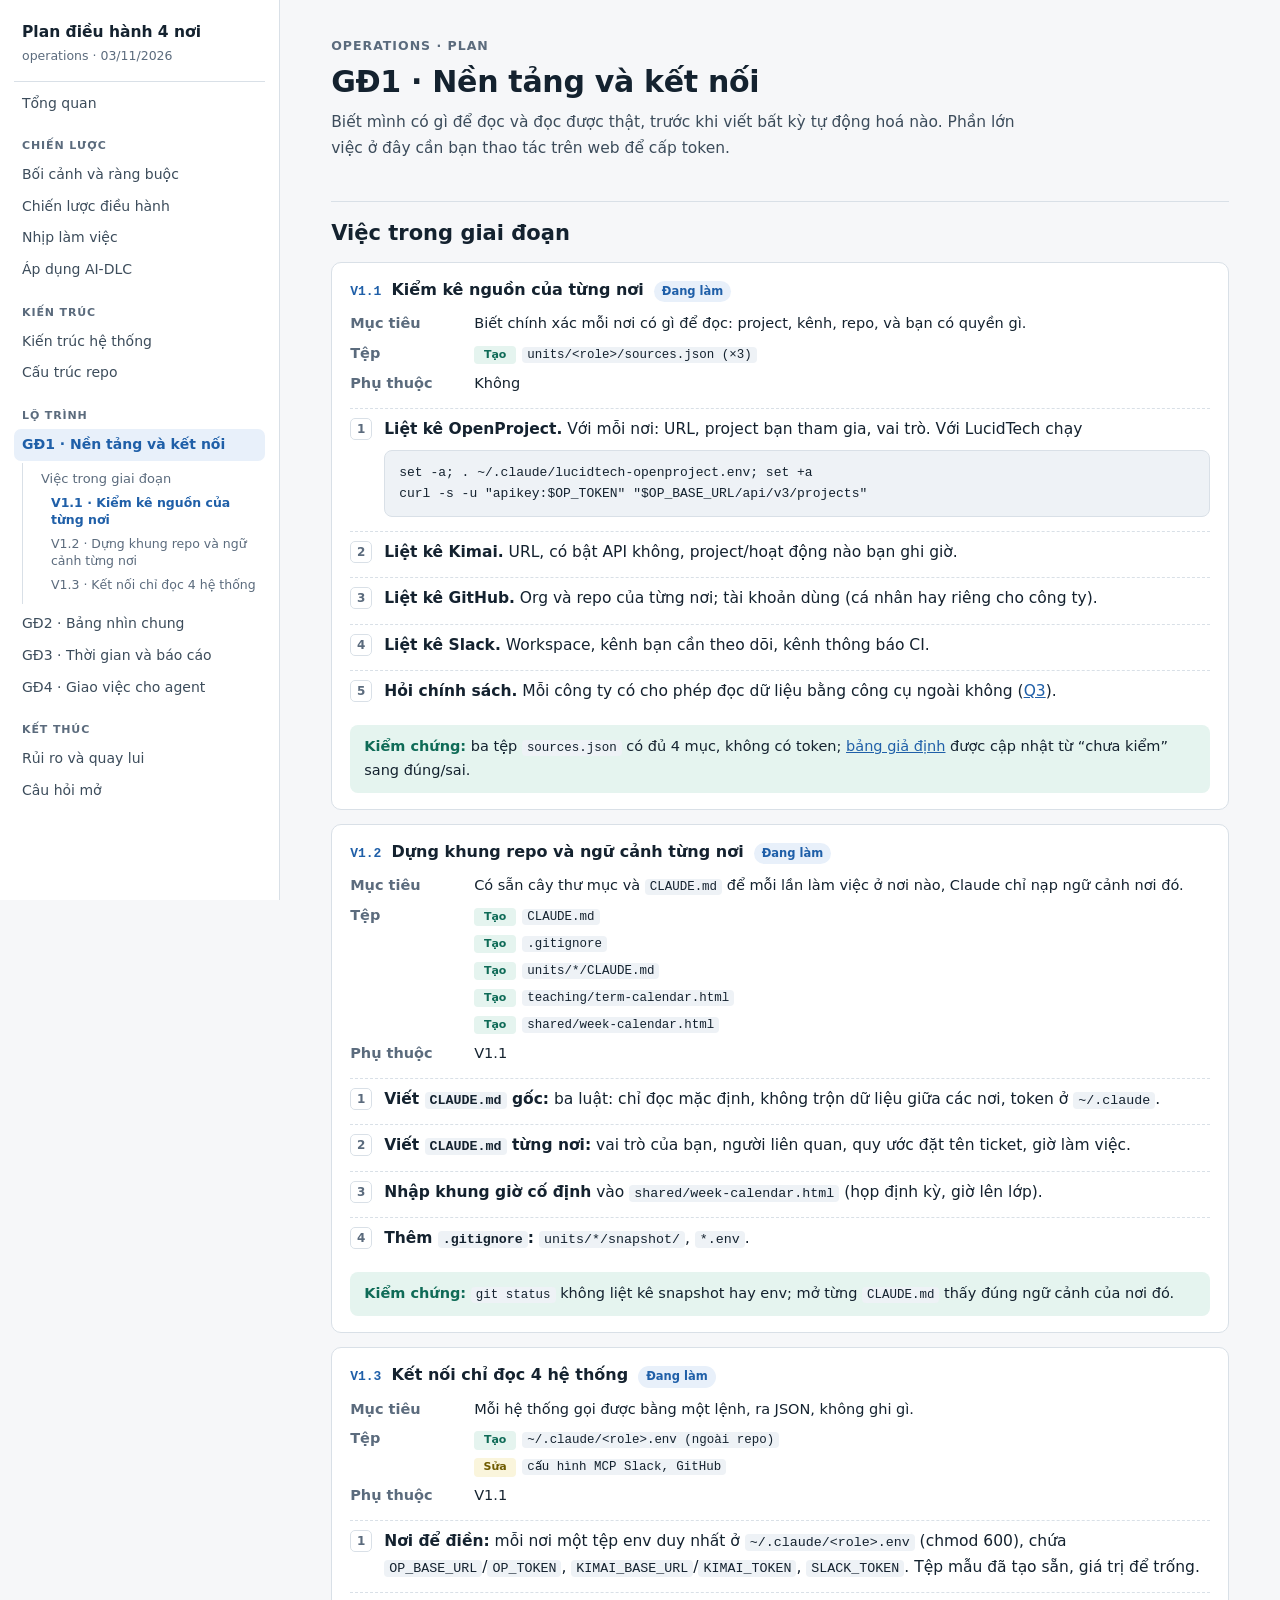
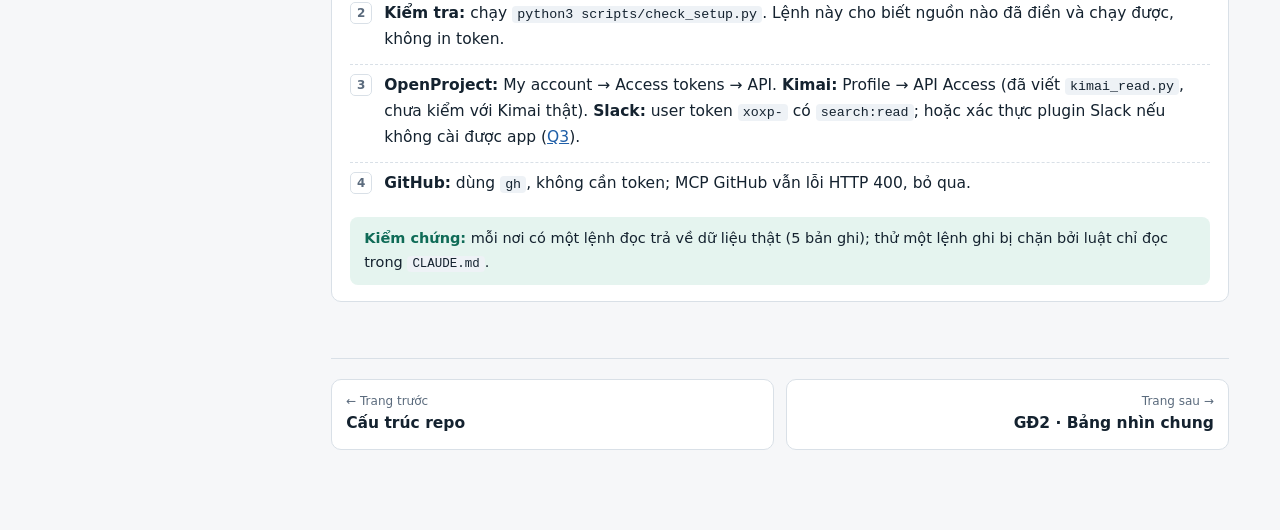
<file: docs/2026-11-03-plan-four-roles-operations/phase-1-foundation.html>
<!doctype html>
<html lang="vi">
<head>
<meta charset="utf-8">
<meta name="viewport" content="width=device-width, initial-scale=1">
<meta name="color-scheme" content="light dark">
<title>GĐ1 · Nền tảng và kết nối · Plan điều hành 4 nơi</title>
<link rel="stylesheet" href="_chung/style.css">
</head>
<body>
<div class="khung">
  <aside class="ben" data-khung-ben>
    <a class="ben__ten" href="index.html">← Mục lục</a>
  </aside>

  <main class="noi-dung" data-khung-noi-dung>
    <div class="trong">
      <header class="dau-trang">
        <div class="dau-trang__nhan">operations · Plan</div>
        <h1>GĐ1 · Nền tảng và kết nối</h1>
        <p class="dau-trang__phu">Biết mình có gì để đọc và đọc được thật, trước khi viết bất kỳ tự động hoá nào. Phần lớn việc ở đây cần bạn thao tác trên web để cấp token.</p>
      </header>

<h2 id="viec">Việc trong giai đoạn</h2>
<div class="viec" id="v1-1" data-muc="V1.1 · Kiểm kê nguồn của từng nơi">
  <div class="viec__dau"><span class="viec__ma">V1.1</span><h3 class="viec__ten">Kiểm kê nguồn của từng nơi</h3><span class="muc muc--dang">Đang làm</span></div>
  <dl>
    <dt>Mục tiêu</dt><dd>Biết chính xác mỗi nơi có gì để đọc: project, kênh, repo, và bạn có quyền gì.</dd>
    <dt>Tệp</dt><dd><ul class="tep"><li><span class="tep__loai tep__loai--tao">Tạo</span><code>units/&lt;role&gt;/sources.json (×3)</code></li></ul></dd>
    <dt>Phụ thuộc</dt><dd>Không</dd>
  </dl>
  <ol class="buoc"><li><b>Liệt kê OpenProject.</b> Với mỗi nơi: URL, project bạn tham gia, vai trò. Với LucidTech chạy <pre><code>set -a; . ~/.claude/lucidtech-openproject.env; set +a
curl -s -u "apikey:$OP_TOKEN" "$OP_BASE_URL/api/v3/projects"</code></pre></li><li><b>Liệt kê Kimai.</b> URL, có bật API không, project/hoạt động nào bạn ghi giờ.</li><li><b>Liệt kê GitHub.</b> Org và repo của từng nơi; tài khoản dùng (cá nhân hay riêng cho công ty).</li><li><b>Liệt kê Slack.</b> Workspace, kênh bạn cần theo dõi, kênh thông báo CI.</li><li><b>Hỏi chính sách.</b> Mỗi công ty có cho phép đọc dữ liệu bằng công cụ ngoài không (<a href='open-questions.html#q3'>Q3</a>).</li></ol>
  <div class="kiem"><b>Kiểm chứng:</b> ba tệp <code>sources.json</code> có đủ 4 mục, không có token; <a href='context.html#chua-biet'>bảng giả định</a> được cập nhật từ “chưa kiểm” sang đúng/sai.</div>
</div>
<div class="viec" id="v1-2" data-muc="V1.2 · Dựng khung repo và ngữ cảnh từng nơi">
  <div class="viec__dau"><span class="viec__ma">V1.2</span><h3 class="viec__ten">Dựng khung repo và ngữ cảnh từng nơi</h3><span class="muc muc--dang">Đang làm</span></div>
  <dl>
    <dt>Mục tiêu</dt><dd>Có sẵn cây thư mục và <code>CLAUDE.md</code> để mỗi lần làm việc ở nơi nào, Claude chỉ nạp ngữ cảnh nơi đó.</dd>
    <dt>Tệp</dt><dd><ul class="tep"><li><span class="tep__loai tep__loai--tao">Tạo</span><code>CLAUDE.md</code></li><li><span class="tep__loai tep__loai--tao">Tạo</span><code>.gitignore</code></li><li><span class="tep__loai tep__loai--tao">Tạo</span><code>units/*/CLAUDE.md</code></li><li><span class="tep__loai tep__loai--tao">Tạo</span><code>teaching/term-calendar.html</code></li><li><span class="tep__loai tep__loai--tao">Tạo</span><code>shared/week-calendar.html</code></li></ul></dd>
    <dt>Phụ thuộc</dt><dd>V1.1</dd>
  </dl>
  <ol class="buoc"><li><b>Viết <code>CLAUDE.md</code> gốc:</b> ba luật: chỉ đọc mặc định, không trộn dữ liệu giữa các nơi, token ở <code>~/.claude</code>.</li><li><b>Viết <code>CLAUDE.md</code> từng nơi:</b> vai trò của bạn, người liên quan, quy ước đặt tên ticket, giờ làm việc.</li><li><b>Nhập khung giờ cố định</b> vào <code>shared/week-calendar.html</code> (họp định kỳ, giờ lên lớp).</li><li><b>Thêm <code>.gitignore</code>:</b> <code>units/*/snapshot/</code>, <code>*.env</code>.</li></ol>
  <div class="kiem"><b>Kiểm chứng:</b> <code>git status</code> không liệt kê snapshot hay env; mở từng <code>CLAUDE.md</code> thấy đúng ngữ cảnh của nơi đó.</div>
</div>
<div class="viec" id="v1-3" data-muc="V1.3 · Kết nối chỉ đọc 4 hệ thống">
  <div class="viec__dau"><span class="viec__ma">V1.3</span><h3 class="viec__ten">Kết nối chỉ đọc 4 hệ thống</h3><span class="muc muc--dang">Đang làm</span></div>
  <dl>
    <dt>Mục tiêu</dt><dd>Mỗi hệ thống gọi được bằng một lệnh, ra JSON, không ghi gì.</dd>
    <dt>Tệp</dt><dd><ul class="tep"><li><span class="tep__loai tep__loai--tao">Tạo</span><code>~/.claude/&lt;role&gt;.env (ngoài repo)</code></li><li><span class="tep__loai tep__loai--sua">Sửa</span><code>cấu hình MCP Slack, GitHub</code></li></ul></dd>
    <dt>Phụ thuộc</dt><dd>V1.1</dd>
  </dl>
  <ol class="buoc"><li><b>Nơi để điền:</b> mỗi nơi một tệp env duy nhất ở <code>~/.claude/&lt;role&gt;.env</code> (chmod 600), chứa <code>OP_BASE_URL</code>/<code>OP_TOKEN</code>, <code>KIMAI_BASE_URL</code>/<code>KIMAI_TOKEN</code>, <code>SLACK_TOKEN</code>. Tệp mẫu đã tạo sẵn, giá trị để trống.</li><li><b>Kiểm tra:</b> chạy <code>python3 scripts/check_setup.py</code>. Lệnh này cho biết nguồn nào đã điền và chạy được, không in token.</li><li><b>OpenProject:</b> My account → Access tokens → API. <b>Kimai:</b> Profile → API Access (đã viết <code>kimai_read.py</code>, chưa kiểm với Kimai thật). <b>Slack:</b> user token <code>xoxp-</code> có <code>search:read</code>; hoặc xác thực plugin Slack nếu không cài được app (<a href='open-questions.html#q3'>Q3</a>).</li><li><b>GitHub:</b> dùng <code>gh</code>, không cần token; MCP GitHub vẫn lỗi HTTP 400, bỏ qua.</ol>
  <div class="kiem"><b>Kiểm chứng:</b> mỗi nơi có một lệnh đọc trả về dữ liệu thật (5 bản ghi); thử một lệnh ghi bị chặn bởi luật chỉ đọc trong <code>CLAUDE.md</code>.</div>
</div>

    </div>
  </main>
</div>
<script src="muc-luc.js"></script>
<script src="_chung/khung.js"></script>
</body>
</html>
</file>
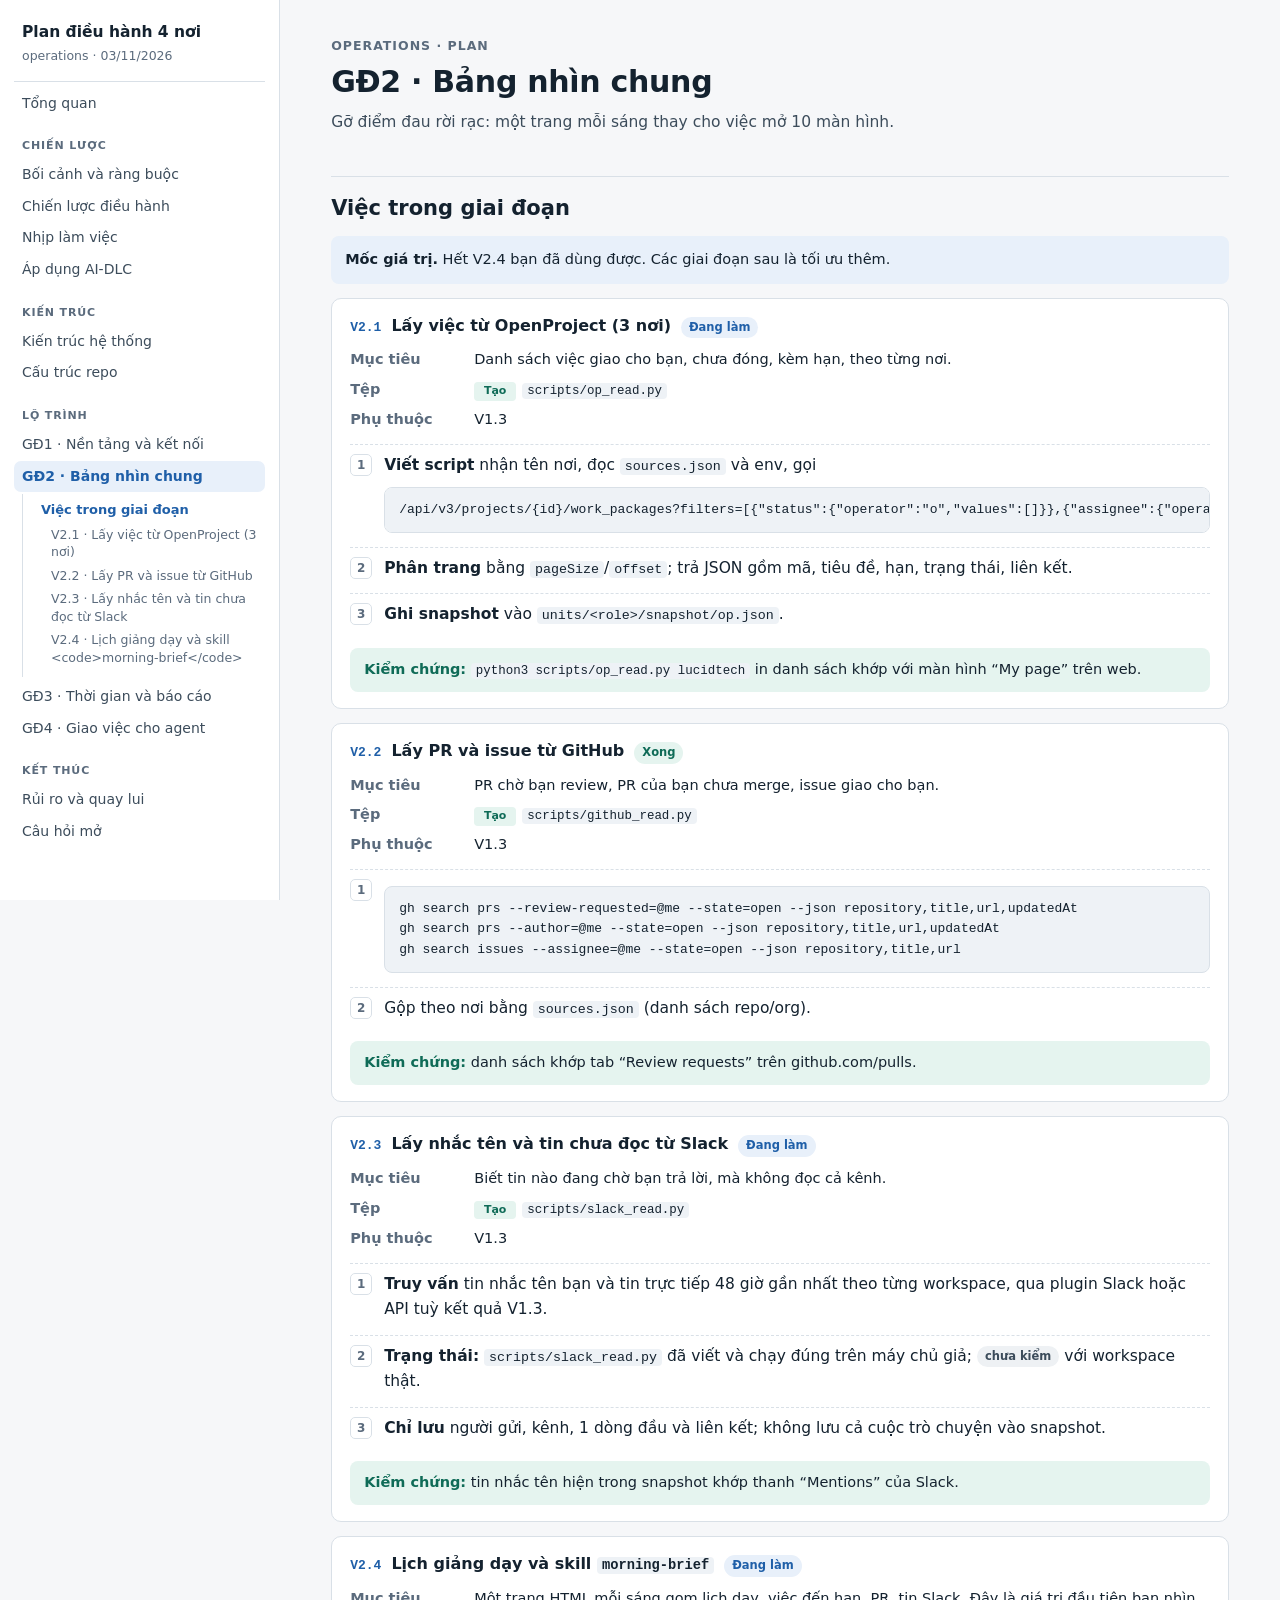
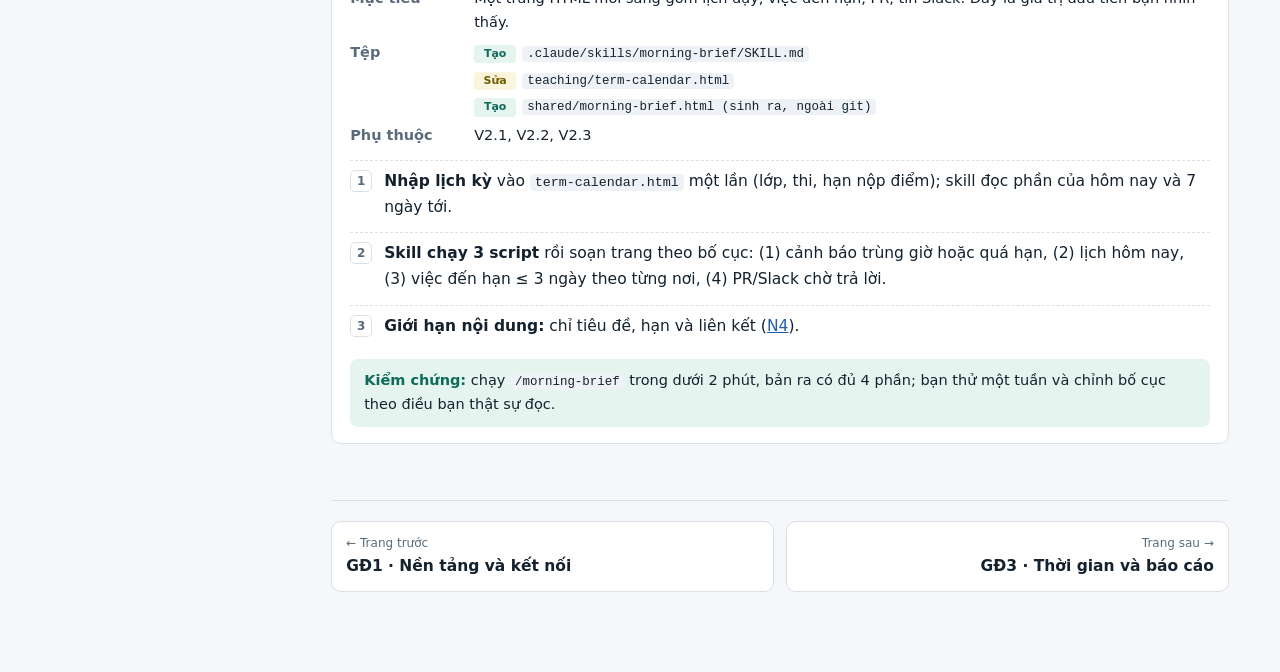
<file: docs/2026-11-03-plan-four-roles-operations/phase-2-dashboard.html>
<!doctype html>
<html lang="vi">
<head>
<meta charset="utf-8">
<meta name="viewport" content="width=device-width, initial-scale=1">
<meta name="color-scheme" content="light dark">
<title>GĐ2 · Bảng nhìn chung · Plan điều hành 4 nơi</title>
<link rel="stylesheet" href="_chung/style.css">
</head>
<body>
<div class="khung">
  <aside class="ben" data-khung-ben>
    <a class="ben__ten" href="index.html">← Mục lục</a>
  </aside>

  <main class="noi-dung" data-khung-noi-dung>
    <div class="trong">
      <header class="dau-trang">
        <div class="dau-trang__nhan">operations · Plan</div>
        <h1>GĐ2 · Bảng nhìn chung</h1>
        <p class="dau-trang__phu">Gỡ điểm đau rời rạc: một trang mỗi sáng thay cho việc mở 10 màn hình.</p>
      </header>

<h2 id="viec">Việc trong giai đoạn</h2>
<div class="hop-ghi"><b>Mốc giá trị.</b> Hết V2.4 bạn đã dùng được. Các giai đoạn sau là tối ưu thêm.</div>
<div class="viec" id="v2-1" data-muc="V2.1 · Lấy việc từ OpenProject (3 nơi)">
  <div class="viec__dau"><span class="viec__ma">V2.1</span><h3 class="viec__ten">Lấy việc từ OpenProject (3 nơi)</h3><span class="muc muc--dang">Đang làm</span></div>
  <dl>
    <dt>Mục tiêu</dt><dd>Danh sách việc giao cho bạn, chưa đóng, kèm hạn, theo từng nơi.</dd>
    <dt>Tệp</dt><dd><ul class="tep"><li><span class="tep__loai tep__loai--tao">Tạo</span><code>scripts/op_read.py</code></li></ul></dd>
    <dt>Phụ thuộc</dt><dd>V1.3</dd>
  </dl>
  <ol class="buoc"><li><b>Viết script</b> nhận tên nơi, đọc <code>sources.json</code> và env, gọi <pre><code>/api/v3/projects/{id}/work_packages?filters=[{"status":{"operator":"o","values":[]}},{"assignee":{"operator":"=","values":["me"]}}]</code></pre></li><li><b>Phân trang</b> bằng <code>pageSize</code>/<code>offset</code>; trả JSON gồm mã, tiêu đề, hạn, trạng thái, liên kết.</li><li><b>Ghi snapshot</b> vào <code>units/&lt;role&gt;/snapshot/op.json</code>.</li></ol>
  <div class="kiem"><b>Kiểm chứng:</b> <code>python3 scripts/op_read.py lucidtech</code> in danh sách khớp với màn hình “My page” trên web.</div>
</div>
<div class="viec" id="v2-2" data-muc="V2.2 · Lấy PR và issue từ GitHub">
  <div class="viec__dau"><span class="viec__ma">V2.2</span><h3 class="viec__ten">Lấy PR và issue từ GitHub</h3><span class="muc muc--xong">Xong</span></div>
  <dl>
    <dt>Mục tiêu</dt><dd>PR chờ bạn review, PR của bạn chưa merge, issue giao cho bạn.</dd>
    <dt>Tệp</dt><dd><ul class="tep"><li><span class="tep__loai tep__loai--tao">Tạo</span><code>scripts/github_read.py</code></li></ul></dd>
    <dt>Phụ thuộc</dt><dd>V1.3</dd>
  </dl>
  <ol class="buoc"><li><pre><code>gh search prs --review-requested=@me --state=open --json repository,title,url,updatedAt
gh search prs --author=@me --state=open --json repository,title,url,updatedAt
gh search issues --assignee=@me --state=open --json repository,title,url</code></pre></li><li>Gộp theo nơi bằng <code>sources.json</code> (danh sách repo/org).</li></ol>
  <div class="kiem"><b>Kiểm chứng:</b> danh sách khớp tab “Review requests” trên github.com/pulls.</div>
</div>
<div class="viec" id="v2-3" data-muc="V2.3 · Lấy nhắc tên và tin chưa đọc từ Slack">
  <div class="viec__dau"><span class="viec__ma">V2.3</span><h3 class="viec__ten">Lấy nhắc tên và tin chưa đọc từ Slack</h3><span class="muc muc--dang">Đang làm</span></div>
  <dl>
    <dt>Mục tiêu</dt><dd>Biết tin nào đang chờ bạn trả lời, mà không đọc cả kênh.</dd>
    <dt>Tệp</dt><dd><ul class="tep"><li><span class="tep__loai tep__loai--tao">Tạo</span><code>scripts/slack_read.py</code></li></ul></dd>
    <dt>Phụ thuộc</dt><dd>V1.3</dd>
  </dl>
  <ol class="buoc"><li><b>Truy vấn</b> tin nhắc tên bạn và tin trực tiếp 48 giờ gần nhất theo từng workspace, qua plugin Slack hoặc API tuỳ kết quả V1.3.</li><li><b>Trạng thái:</b> <code>scripts/slack_read.py</code> đã viết và chạy đúng trên máy chủ giả; <span class="muc muc--thap">chưa kiểm</span> với workspace thật.</li><li><b>Chỉ lưu</b> người gửi, kênh, 1 dòng đầu và liên kết; không lưu cả cuộc trò chuyện vào snapshot.</li></ol>
  <div class="kiem"><b>Kiểm chứng:</b> tin nhắc tên hiện trong snapshot khớp thanh “Mentions” của Slack.</div>
</div>
<div class="viec" id="v2-4" data-muc="V2.4 · Lịch giảng dạy và skill <code>morning-brief</code>">
  <div class="viec__dau"><span class="viec__ma">V2.4</span><h3 class="viec__ten">Lịch giảng dạy và skill <code>morning-brief</code></h3><span class="muc muc--dang">Đang làm</span></div>
  <dl>
    <dt>Mục tiêu</dt><dd>Một trang HTML mỗi sáng gom lịch dạy, việc đến hạn, PR, tin Slack. Đây là giá trị đầu tiên bạn nhìn thấy.</dd>
    <dt>Tệp</dt><dd><ul class="tep"><li><span class="tep__loai tep__loai--tao">Tạo</span><code>.claude/skills/morning-brief/SKILL.md</code></li><li><span class="tep__loai tep__loai--sua">Sửa</span><code>teaching/term-calendar.html</code></li><li><span class="tep__loai tep__loai--tao">Tạo</span><code>shared/morning-brief.html (sinh ra, ngoài git)</code></li></ul></dd>
    <dt>Phụ thuộc</dt><dd>V2.1, V2.2, V2.3</dd>
  </dl>
  <ol class="buoc"><li><b>Nhập lịch kỳ</b> vào <code>term-calendar.html</code> một lần (lớp, thi, hạn nộp điểm); skill đọc phần của hôm nay và 7 ngày tới.</li><li><b>Skill chạy 3 script</b> rồi soạn trang theo bố cục: (1) cảnh báo trùng giờ hoặc quá hạn, (2) lịch hôm nay, (3) việc đến hạn ≤ 3 ngày theo từng nơi, (4) PR/Slack chờ trả lời.</li><li><b>Giới hạn nội dung:</b> chỉ tiêu đề, hạn và liên kết (<a href='strategy.html#n4'>N4</a>).</li></ol>
  <div class="kiem"><b>Kiểm chứng:</b> chạy <code>/morning-brief</code> trong dưới 2 phút, bản ra có đủ 4 phần; bạn thử một tuần và chỉnh bố cục theo điều bạn thật sự đọc.</div>
</div>

    </div>
  </main>
</div>
<script src="muc-luc.js"></script>
<script src="_chung/khung.js"></script>
</body>
</html>
</file>
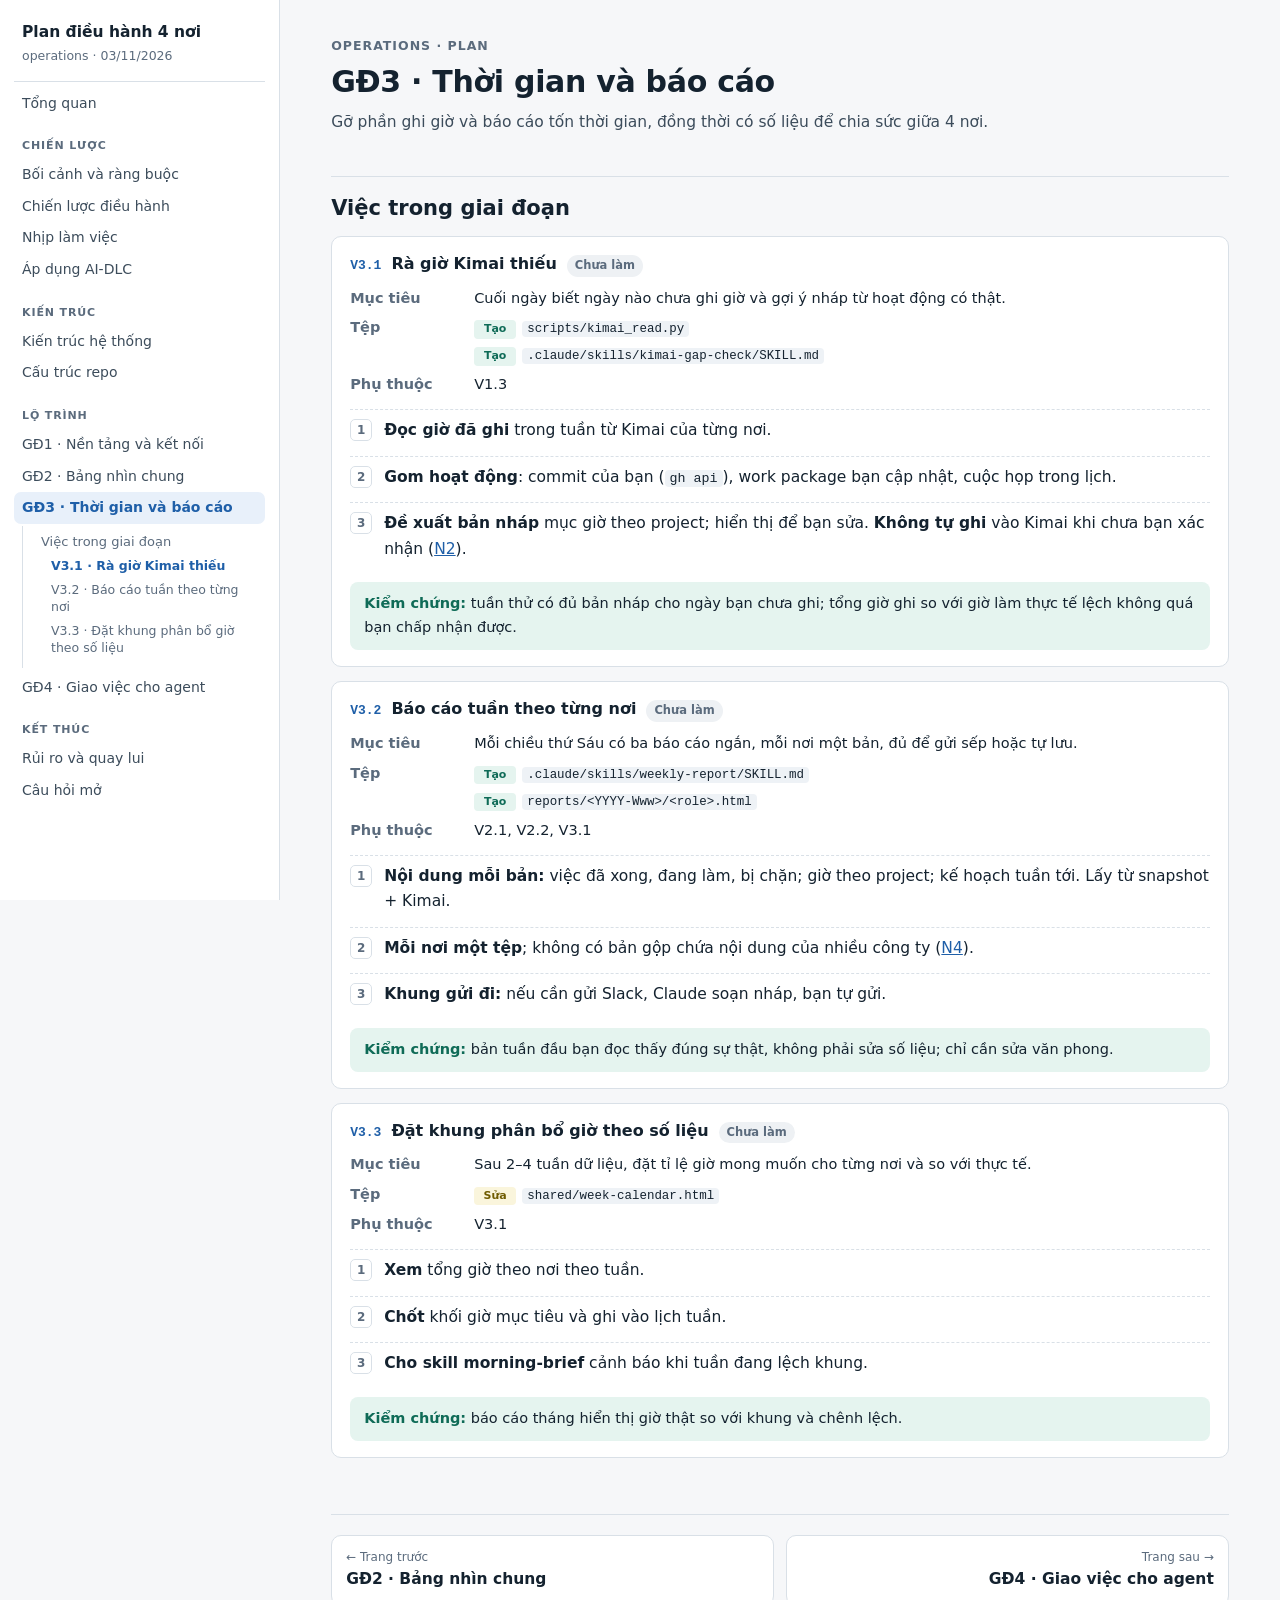
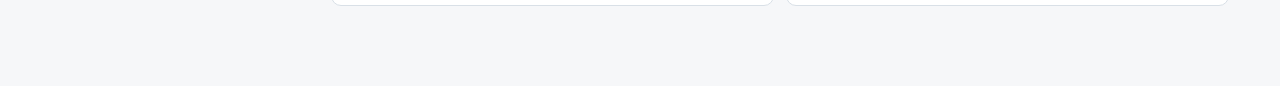
<file: docs/2026-11-03-plan-four-roles-operations/phase-3-time-reports.html>
<!doctype html>
<html lang="vi">
<head>
<meta charset="utf-8">
<meta name="viewport" content="width=device-width, initial-scale=1">
<meta name="color-scheme" content="light dark">
<title>GĐ3 · Thời gian và báo cáo · Plan điều hành 4 nơi</title>
<link rel="stylesheet" href="_chung/style.css">
</head>
<body>
<div class="khung">
  <aside class="ben" data-khung-ben>
    <a class="ben__ten" href="index.html">← Mục lục</a>
  </aside>

  <main class="noi-dung" data-khung-noi-dung>
    <div class="trong">
      <header class="dau-trang">
        <div class="dau-trang__nhan">operations · Plan</div>
        <h1>GĐ3 · Thời gian và báo cáo</h1>
        <p class="dau-trang__phu">Gỡ phần ghi giờ và báo cáo tốn thời gian, đồng thời có số liệu để chia sức giữa 4 nơi.</p>
      </header>

<h2 id="viec">Việc trong giai đoạn</h2>
<div class="viec" id="v3-1" data-muc="V3.1 · Rà giờ Kimai thiếu">
  <div class="viec__dau"><span class="viec__ma">V3.1</span><h3 class="viec__ten">Rà giờ Kimai thiếu</h3><span class="muc muc--chua">Chưa làm</span></div>
  <dl>
    <dt>Mục tiêu</dt><dd>Cuối ngày biết ngày nào chưa ghi giờ và gợi ý nháp từ hoạt động có thật.</dd>
    <dt>Tệp</dt><dd><ul class="tep"><li><span class="tep__loai tep__loai--tao">Tạo</span><code>scripts/kimai_read.py</code></li><li><span class="tep__loai tep__loai--tao">Tạo</span><code>.claude/skills/kimai-gap-check/SKILL.md</code></li></ul></dd>
    <dt>Phụ thuộc</dt><dd>V1.3</dd>
  </dl>
  <ol class="buoc"><li><b>Đọc giờ đã ghi</b> trong tuần từ Kimai của từng nơi.</li><li><b>Gom hoạt động</b>: commit của bạn (<code>gh api</code>), work package bạn cập nhật, cuộc họp trong lịch.</li><li><b>Đề xuất bản nháp</b> mục giờ theo project; hiển thị để bạn sửa. <b>Không tự ghi</b> vào Kimai khi chưa bạn xác nhận (<a href='strategy.html#n2'>N2</a>).</li></ol>
  <div class="kiem"><b>Kiểm chứng:</b> tuần thử có đủ bản nháp cho ngày bạn chưa ghi; tổng giờ ghi so với giờ làm thực tế lệch không quá bạn chấp nhận được.</div>
</div>
<div class="viec" id="v3-2" data-muc="V3.2 · Báo cáo tuần theo từng nơi">
  <div class="viec__dau"><span class="viec__ma">V3.2</span><h3 class="viec__ten">Báo cáo tuần theo từng nơi</h3><span class="muc muc--chua">Chưa làm</span></div>
  <dl>
    <dt>Mục tiêu</dt><dd>Mỗi chiều thứ Sáu có ba báo cáo ngắn, mỗi nơi một bản, đủ để gửi sếp hoặc tự lưu.</dd>
    <dt>Tệp</dt><dd><ul class="tep"><li><span class="tep__loai tep__loai--tao">Tạo</span><code>.claude/skills/weekly-report/SKILL.md</code></li><li><span class="tep__loai tep__loai--tao">Tạo</span><code>reports/&lt;YYYY-Www&gt;/&lt;role&gt;.html</code></li></ul></dd>
    <dt>Phụ thuộc</dt><dd>V2.1, V2.2, V3.1</dd>
  </dl>
  <ol class="buoc"><li><b>Nội dung mỗi bản:</b> việc đã xong, đang làm, bị chặn; giờ theo project; kế hoạch tuần tới. Lấy từ snapshot + Kimai.</li><li><b>Mỗi nơi một tệp</b>; không có bản gộp chứa nội dung của nhiều công ty (<a href='strategy.html#n4'>N4</a>).</li><li><b>Khung gửi đi:</b> nếu cần gửi Slack, Claude soạn nháp, bạn tự gửi.</li></ol>
  <div class="kiem"><b>Kiểm chứng:</b> bản tuần đầu bạn đọc thấy đúng sự thật, không phải sửa số liệu; chỉ cần sửa văn phong.</div>
</div>
<div class="viec" id="v3-3" data-muc="V3.3 · Đặt khung phân bổ giờ theo số liệu">
  <div class="viec__dau"><span class="viec__ma">V3.3</span><h3 class="viec__ten">Đặt khung phân bổ giờ theo số liệu</h3><span class="muc muc--chua">Chưa làm</span></div>
  <dl>
    <dt>Mục tiêu</dt><dd>Sau 2–4 tuần dữ liệu, đặt tỉ lệ giờ mong muốn cho từng nơi và so với thực tế.</dd>
    <dt>Tệp</dt><dd><ul class="tep"><li><span class="tep__loai tep__loai--sua">Sửa</span><code>shared/week-calendar.html</code></li></ul></dd>
    <dt>Phụ thuộc</dt><dd>V3.1</dd>
  </dl>
  <ol class="buoc"><li><b>Xem</b> tổng giờ theo nơi theo tuần.</li><li><b>Chốt</b> khối giờ mục tiêu và ghi vào lịch tuần.</li><li><b>Cho skill morning-brief</b> cảnh báo khi tuần đang lệch khung.</li></ol>
  <div class="kiem"><b>Kiểm chứng:</b> báo cáo tháng hiển thị giờ thật so với khung và chênh lệch.</div>
</div>

    </div>
  </main>
</div>
<script src="muc-luc.js"></script>
<script src="_chung/khung.js"></script>
</body>
</html>
</file>
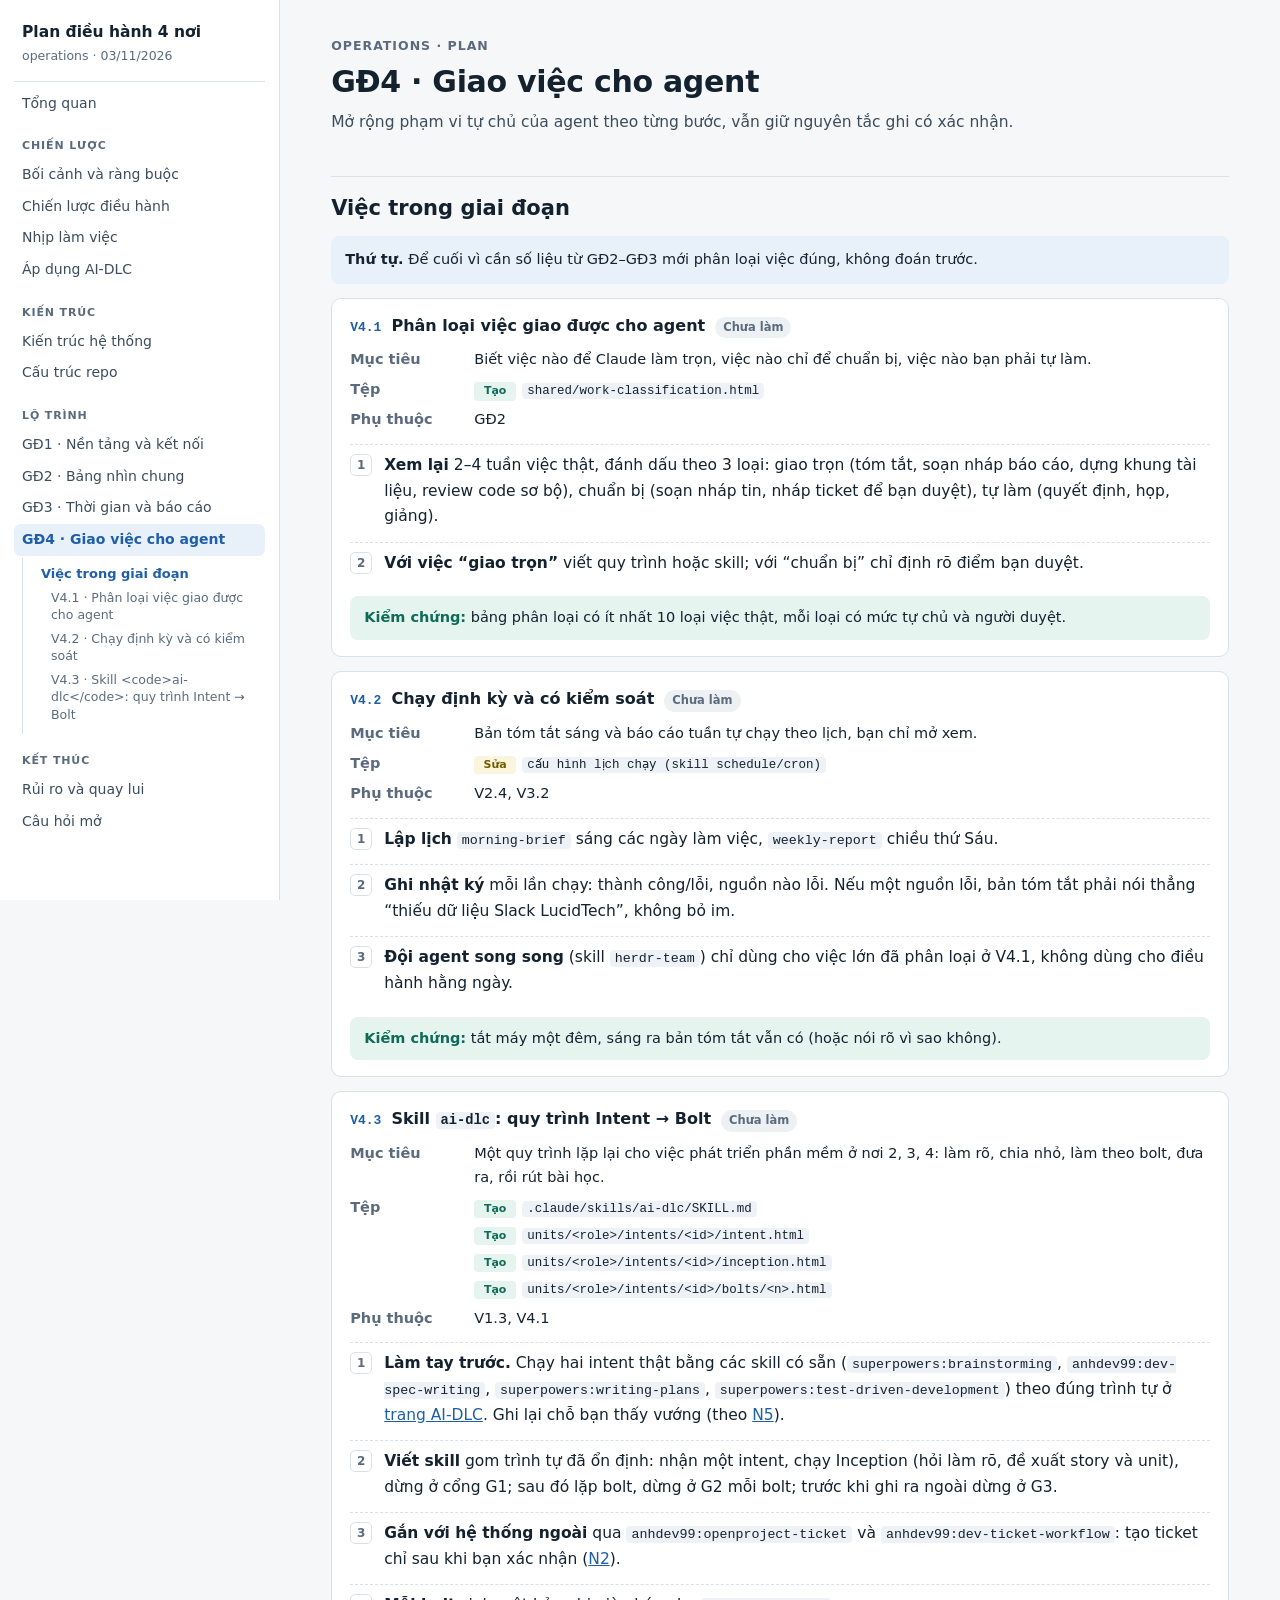
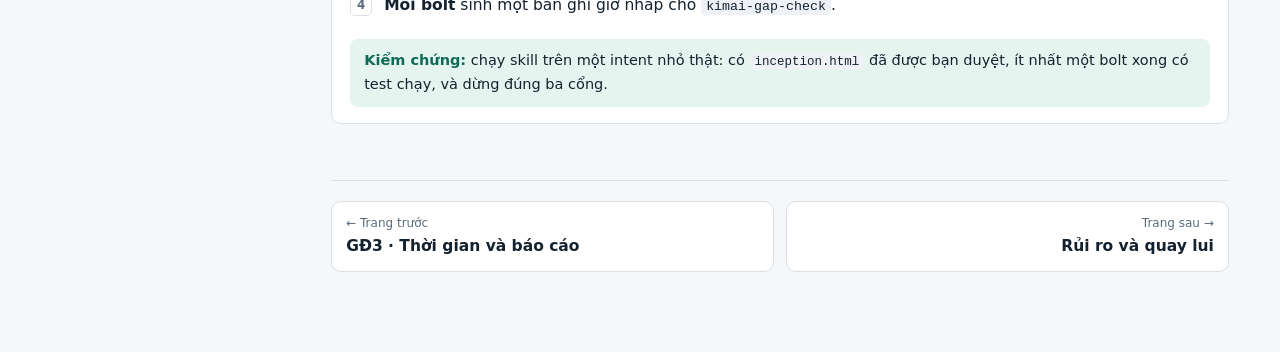
<file: docs/2026-11-03-plan-four-roles-operations/phase-4-agents.html>
<!doctype html>
<html lang="vi">
<head>
<meta charset="utf-8">
<meta name="viewport" content="width=device-width, initial-scale=1">
<meta name="color-scheme" content="light dark">
<title>GĐ4 · Giao việc cho agent · Plan điều hành 4 nơi</title>
<link rel="stylesheet" href="_chung/style.css">
</head>
<body>
<div class="khung">
  <aside class="ben" data-khung-ben>
    <a class="ben__ten" href="index.html">← Mục lục</a>
  </aside>

  <main class="noi-dung" data-khung-noi-dung>
    <div class="trong">
      <header class="dau-trang">
        <div class="dau-trang__nhan">operations · Plan</div>
        <h1>GĐ4 · Giao việc cho agent</h1>
        <p class="dau-trang__phu">Mở rộng phạm vi tự chủ của agent theo từng bước, vẫn giữ nguyên tắc ghi có xác nhận.</p>
      </header>

<h2 id="viec">Việc trong giai đoạn</h2>
<div class="hop-ghi"><b>Thứ tự.</b> Để cuối vì cần số liệu từ GĐ2–GĐ3 mới phân loại việc đúng, không đoán trước.</div>
<div class="viec" id="v4-1" data-muc="V4.1 · Phân loại việc giao được cho agent">
  <div class="viec__dau"><span class="viec__ma">V4.1</span><h3 class="viec__ten">Phân loại việc giao được cho agent</h3><span class="muc muc--chua">Chưa làm</span></div>
  <dl>
    <dt>Mục tiêu</dt><dd>Biết việc nào để Claude làm trọn, việc nào chỉ để chuẩn bị, việc nào bạn phải tự làm.</dd>
    <dt>Tệp</dt><dd><ul class="tep"><li><span class="tep__loai tep__loai--tao">Tạo</span><code>shared/work-classification.html</code></li></ul></dd>
    <dt>Phụ thuộc</dt><dd>GĐ2</dd>
  </dl>
  <ol class="buoc"><li><b>Xem lại</b> 2–4 tuần việc thật, đánh dấu theo 3 loại: giao trọn (tóm tắt, soạn nháp báo cáo, dựng khung tài liệu, review code sơ bộ), chuẩn bị (soạn nháp tin, nháp ticket để bạn duyệt), tự làm (quyết định, họp, giảng).</li><li><b>Với việc “giao trọn”</b> viết quy trình hoặc skill; với “chuẩn bị” chỉ định rõ điểm bạn duyệt.</li></ol>
  <div class="kiem"><b>Kiểm chứng:</b> bảng phân loại có ít nhất 10 loại việc thật, mỗi loại có mức tự chủ và người duyệt.</div>
</div>
<div class="viec" id="v4-2" data-muc="V4.2 · Chạy định kỳ và có kiểm soát">
  <div class="viec__dau"><span class="viec__ma">V4.2</span><h3 class="viec__ten">Chạy định kỳ và có kiểm soát</h3><span class="muc muc--chua">Chưa làm</span></div>
  <dl>
    <dt>Mục tiêu</dt><dd>Bản tóm tắt sáng và báo cáo tuần tự chạy theo lịch, bạn chỉ mở xem.</dd>
    <dt>Tệp</dt><dd><ul class="tep"><li><span class="tep__loai tep__loai--sua">Sửa</span><code>cấu hình lịch chạy (skill schedule/cron)</code></li></ul></dd>
    <dt>Phụ thuộc</dt><dd>V2.4, V3.2</dd>
  </dl>
  <ol class="buoc"><li><b>Lập lịch</b> <code>morning-brief</code> sáng các ngày làm việc, <code>weekly-report</code> chiều thứ Sáu.</li><li><b>Ghi nhật ký</b> mỗi lần chạy: thành công/lỗi, nguồn nào lỗi. Nếu một nguồn lỗi, bản tóm tắt phải nói thẳng “thiếu dữ liệu Slack LucidTech”, không bỏ im.</li><li><b>Đội agent song song</b> (skill <code>herdr-team</code>) chỉ dùng cho việc lớn đã phân loại ở V4.1, không dùng cho điều hành hằng ngày.</li></ol>
  <div class="kiem"><b>Kiểm chứng:</b> tắt máy một đêm, sáng ra bản tóm tắt vẫn có (hoặc nói rõ vì sao không).</div>
</div>
<div class="viec" id="v4-3" data-muc="V4.3 · Skill <code>ai-dlc</code>: quy trình Intent → Bolt">
  <div class="viec__dau"><span class="viec__ma">V4.3</span><h3 class="viec__ten">Skill <code>ai-dlc</code>: quy trình Intent → Bolt</h3><span class="muc muc--chua">Chưa làm</span></div>
  <dl>
    <dt>Mục tiêu</dt><dd>Một quy trình lặp lại cho việc phát triển phần mềm ở nơi 2, 3, 4: làm rõ, chia nhỏ, làm theo bolt, đưa ra, rồi rút bài học.</dd>
    <dt>Tệp</dt><dd><ul class="tep"><li><span class="tep__loai tep__loai--tao">Tạo</span><code>.claude/skills/ai-dlc/SKILL.md</code></li><li><span class="tep__loai tep__loai--tao">Tạo</span><code>units/&lt;role&gt;/intents/&lt;id&gt;/intent.html</code></li><li><span class="tep__loai tep__loai--tao">Tạo</span><code>units/&lt;role&gt;/intents/&lt;id&gt;/inception.html</code></li><li><span class="tep__loai tep__loai--tao">Tạo</span><code>units/&lt;role&gt;/intents/&lt;id&gt;/bolts/&lt;n&gt;.html</code></li></ul></dd>
    <dt>Phụ thuộc</dt><dd>V1.3, V4.1</dd>
  </dl>
  <ol class="buoc"><li><b>Làm tay trước.</b> Chạy hai intent thật bằng các skill có sẵn (<code>superpowers:brainstorming</code>, <code>anhdev99:dev-spec-writing</code>, <code>superpowers:writing-plans</code>, <code>superpowers:test-driven-development</code>) theo đúng trình tự ở <a href='ai-dlc.html#quy-trinh'>trang AI-DLC</a>. Ghi lại chỗ bạn thấy vướng (theo <a href='strategy.html#n5'>N5</a>).</li><li><b>Viết skill</b> gom trình tự đã ổn định: nhận một intent, chạy Inception (hỏi làm rõ, đề xuất story và unit), dừng ở cổng G1; sau đó lặp bolt, dừng ở G2 mỗi bolt; trước khi ghi ra ngoài dừng ở G3.</li><li><b>Gắn với hệ thống ngoài</b> qua <code>anhdev99:openproject-ticket</code> và <code>anhdev99:dev-ticket-workflow</code>: tạo ticket chỉ sau khi bạn xác nhận (<a href='strategy.html#n2'>N2</a>).</li><li><b>Mỗi bolt</b> sinh một bản ghi giờ nháp cho <code>kimai-gap-check</code>.</li></ol>
  <div class="kiem"><b>Kiểm chứng:</b> chạy skill trên một intent nhỏ thật: có <code>inception.html</code> đã được bạn duyệt, ít nhất một bolt xong có test chạy, và dừng đúng ba cổng.</div>
</div>

    </div>
  </main>
</div>
<script src="muc-luc.js"></script>
<script src="_chung/khung.js"></script>
</body>
</html>
</file>
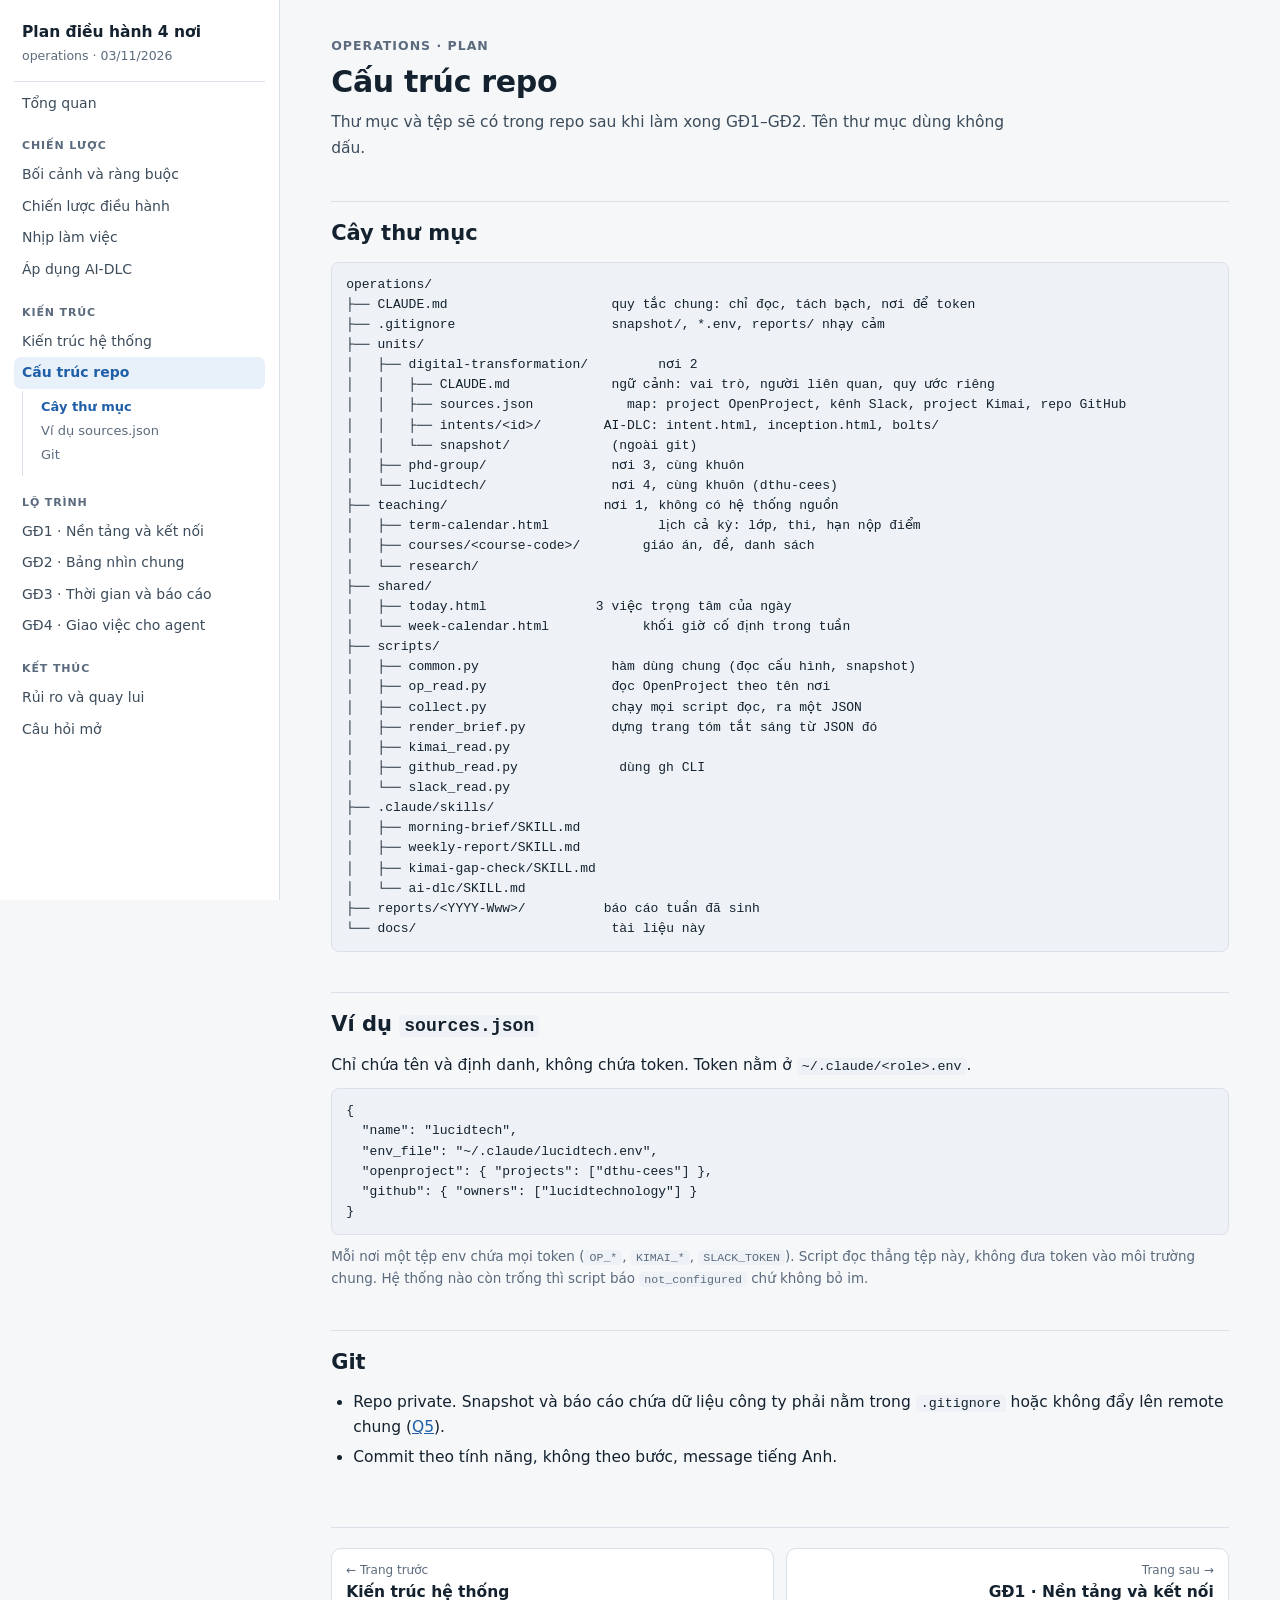
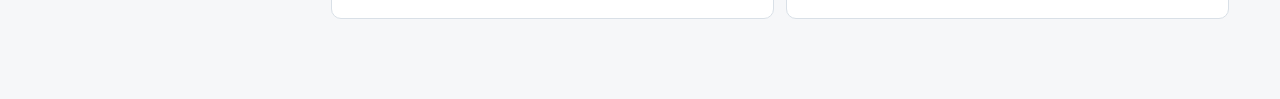
<file: docs/2026-11-03-plan-four-roles-operations/repo-layout.html>
<!doctype html>
<html lang="vi">
<head>
<meta charset="utf-8">
<meta name="viewport" content="width=device-width, initial-scale=1">
<meta name="color-scheme" content="light dark">
<title>Cấu trúc repo · Plan điều hành 4 nơi</title>
<link rel="stylesheet" href="_chung/style.css">
</head>
<body>
<div class="khung">
  <aside class="ben" data-khung-ben>
    <a class="ben__ten" href="index.html">← Mục lục</a>
  </aside>

  <main class="noi-dung" data-khung-noi-dung>
    <div class="trong">
      <header class="dau-trang">
        <div class="dau-trang__nhan">operations · Plan</div>
        <h1>Cấu trúc repo</h1>
        <p class="dau-trang__phu">Thư mục và tệp sẽ có trong repo sau khi làm xong GĐ1–GĐ2. Tên thư mục dùng không dấu.</p>
      </header>

<h2 id="cay">Cây thư mục</h2>
<pre><code>operations/
├── CLAUDE.md                     quy tắc chung: chỉ đọc, tách bạch, nơi để token
├── .gitignore                    snapshot/, *.env, reports/ nhạy cảm
├── units/
│   ├── digital-transformation/         nơi 2
│   │   ├── CLAUDE.md             ngữ cảnh: vai trò, người liên quan, quy ước riêng
│   │   ├── sources.json            map: project OpenProject, kênh Slack, project Kimai, repo GitHub
│   │   ├── intents/&lt;id&gt;/        AI-DLC: intent.html, inception.html, bolts/
│   │   └── snapshot/             (ngoài git)
│   ├── phd-group/                nơi 3, cùng khuôn
│   └── lucidtech/                nơi 4, cùng khuôn (dthu-cees)
├── teaching/                    nơi 1, không có hệ thống nguồn
│   ├── term-calendar.html              lịch cả kỳ: lớp, thi, hạn nộp điểm
│   ├── courses/&lt;course-code&gt;/        giáo án, đề, danh sách
│   └── research/
├── shared/
│   ├── today.html              3 việc trọng tâm của ngày
│   └── week-calendar.html            khối giờ cố định trong tuần
├── scripts/
│   ├── common.py                 hàm dùng chung (đọc cấu hình, snapshot)
│   ├── op_read.py                đọc OpenProject theo tên nơi
│   ├── collect.py                chạy mọi script đọc, ra một JSON
│   ├── render_brief.py           dựng trang tóm tắt sáng từ JSON đó
│   ├── kimai_read.py
│   ├── github_read.py             dùng gh CLI
│   └── slack_read.py
├── .claude/skills/
│   ├── morning-brief/SKILL.md
│   ├── weekly-report/SKILL.md
│   ├── kimai-gap-check/SKILL.md
│   └── ai-dlc/SKILL.md
├── reports/&lt;YYYY-Www&gt;/          báo cáo tuần đã sinh
└── docs/                         tài liệu này</code></pre>

<h2 id="nguon-json">Ví dụ <code>sources.json</code></h2>
<p>Chỉ chứa tên và định danh, không chứa token. Token nằm ở <code>~/.claude/&lt;role&gt;.env</code>.</p>
<pre><code>{
  "name": "lucidtech",
  "env_file": "~/.claude/lucidtech.env",
  "openproject": { "projects": ["dthu-cees"] },
  "github": { "owners": ["lucidtechnology"] }
}</code></pre>
<p class="ghi-chu">Mỗi nơi một tệp env chứa mọi token (<code>OP_*</code>, <code>KIMAI_*</code>, <code>SLACK_TOKEN</code>). Script đọc thẳng tệp này, không đưa token vào môi trường chung. Hệ thống nào còn trống thì script báo <code>not_configured</code> chứ không bỏ im.</p>

<h2 id="git">Git</h2>
<ul>
<li>Repo private. Snapshot và báo cáo chứa dữ liệu công ty phải nằm trong <code>.gitignore</code> hoặc không đẩy lên remote chung (<a href="open-questions.html#q5">Q5</a>).</li>
<li>Commit theo tính năng, không theo bước, message tiếng Anh.</li>
</ul>
    </div>
  </main>
</div>
<script src="muc-luc.js"></script>
<script src="_chung/khung.js"></script>
</body>
</html>
</file>
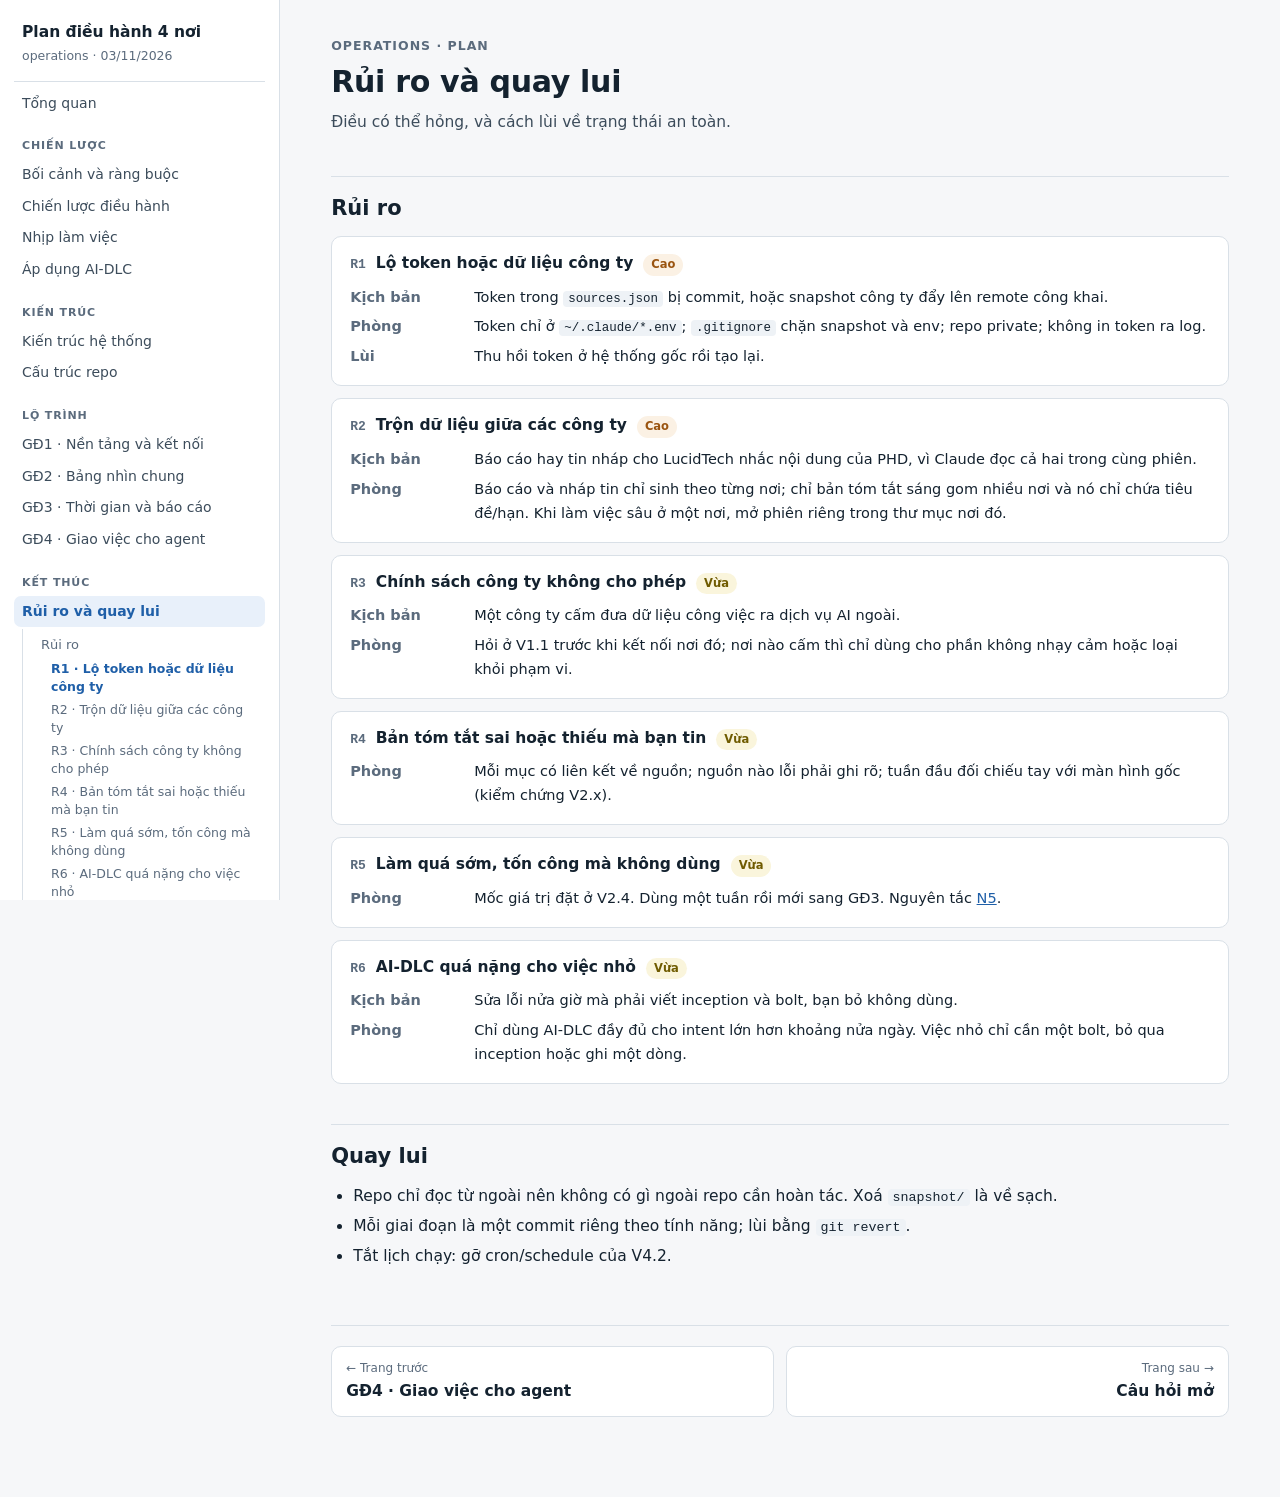
<file: docs/2026-11-03-plan-four-roles-operations/risks.html>
<!doctype html>
<html lang="vi">
<head>
<meta charset="utf-8">
<meta name="viewport" content="width=device-width, initial-scale=1">
<meta name="color-scheme" content="light dark">
<title>Rủi ro và quay lui · Plan điều hành 4 nơi</title>
<link rel="stylesheet" href="_chung/style.css">
</head>
<body>
<div class="khung">
  <aside class="ben" data-khung-ben>
    <a class="ben__ten" href="index.html">← Mục lục</a>
  </aside>

  <main class="noi-dung" data-khung-noi-dung>
    <div class="trong">
      <header class="dau-trang">
        <div class="dau-trang__nhan">operations · Plan</div>
        <h1>Rủi ro và quay lui</h1>
        <p class="dau-trang__phu">Điều có thể hỏng, và cách lùi về trạng thái an toàn.</p>
      </header>

<h2 id="rui-ro">Rủi ro</h2>
<div class="pha" id="r1" data-muc="R1 · Lộ token hoặc dữ liệu công ty">
  <div class="pha__dau"><span class="pha__ma">R1</span><h3 class="pha__ten">Lộ token hoặc dữ liệu công ty</h3><span class="muc muc--cao">Cao</span></div>
  <dl><dt>Kịch bản</dt><dd>Token trong <code>sources.json</code> bị commit, hoặc snapshot công ty đẩy lên remote công khai.</dd>
  <dt>Phòng</dt><dd>Token chỉ ở <code>~/.claude/*.env</code>; <code>.gitignore</code> chặn snapshot và env; repo private; không in token ra log.</dd>
  <dt>Lùi</dt><dd>Thu hồi token ở hệ thống gốc rồi tạo lại.</dd></dl>
</div>
<div class="pha" id="r2" data-muc="R2 · Trộn dữ liệu giữa các công ty">
  <div class="pha__dau"><span class="pha__ma">R2</span><h3 class="pha__ten">Trộn dữ liệu giữa các công ty</h3><span class="muc muc--cao">Cao</span></div>
  <dl><dt>Kịch bản</dt><dd>Báo cáo hay tin nháp cho LucidTech nhắc nội dung của PHD, vì Claude đọc cả hai trong cùng phiên.</dd>
  <dt>Phòng</dt><dd>Báo cáo và nháp tin chỉ sinh theo từng nơi; chỉ bản tóm tắt sáng gom nhiều nơi và nó chỉ chứa tiêu đề/hạn. Khi làm việc sâu ở một nơi, mở phiên riêng trong thư mục nơi đó.</dd></dl>
</div>
<div class="pha" id="r3" data-muc="R3 · Chính sách công ty không cho phép">
  <div class="pha__dau"><span class="pha__ma">R3</span><h3 class="pha__ten">Chính sách công ty không cho phép</h3><span class="muc muc--vua">Vừa</span></div>
  <dl><dt>Kịch bản</dt><dd>Một công ty cấm đưa dữ liệu công việc ra dịch vụ AI ngoài.</dd>
  <dt>Phòng</dt><dd>Hỏi ở V1.1 trước khi kết nối nơi đó; nơi nào cấm thì chỉ dùng cho phần không nhạy cảm hoặc loại khỏi phạm vi.</dd></dl>
</div>
<div class="pha" id="r4" data-muc="R4 · Bản tóm tắt sai hoặc thiếu mà bạn tin">
  <div class="pha__dau"><span class="pha__ma">R4</span><h3 class="pha__ten">Bản tóm tắt sai hoặc thiếu mà bạn tin</h3><span class="muc muc--vua">Vừa</span></div>
  <dl><dt>Phòng</dt><dd>Mỗi mục có liên kết về nguồn; nguồn nào lỗi phải ghi rõ; tuần đầu đối chiếu tay với màn hình gốc (kiểm chứng V2.x).</dd></dl>
</div>
<div class="pha" id="r5" data-muc="R5 · Làm quá sớm, tốn công mà không dùng">
  <div class="pha__dau"><span class="pha__ma">R5</span><h3 class="pha__ten">Làm quá sớm, tốn công mà không dùng</h3><span class="muc muc--vua">Vừa</span></div>
  <dl><dt>Phòng</dt><dd>Mốc giá trị đặt ở V2.4. Dùng một tuần rồi mới sang GĐ3. Nguyên tắc <a href="strategy.html#n5">N5</a>.</dd></dl>
</div>

<div class="pha" id="r6" data-muc="R6 · AI-DLC quá nặng cho việc nhỏ">
  <div class="pha__dau"><span class="pha__ma">R6</span><h3 class="pha__ten">AI-DLC quá nặng cho việc nhỏ</h3><span class="muc muc--vua">Vừa</span></div>
  <dl><dt>Kịch bản</dt><dd>Sửa lỗi nửa giờ mà phải viết inception và bolt, bạn bỏ không dùng.</dd>
  <dt>Phòng</dt><dd>Chỉ dùng AI-DLC đầy đủ cho intent lớn hơn khoảng nửa ngày. Việc nhỏ chỉ cần một bolt, bỏ qua inception hoặc ghi một dòng.</dd></dl>
</div>

<h2 id="quay-lui">Quay lui</h2>
<ul>
<li>Repo chỉ đọc từ ngoài nên không có gì ngoài repo cần hoàn tác. Xoá <code>snapshot/</code> là về sạch.</li>
<li>Mỗi giai đoạn là một commit riêng theo tính năng; lùi bằng <code>git revert</code>.</li>
<li>Tắt lịch chạy: gỡ cron/schedule của V4.2.</li>
</ul>
    </div>
  </main>
</div>
<script src="muc-luc.js"></script>
<script src="_chung/khung.js"></script>
</body>
</html>
</file>
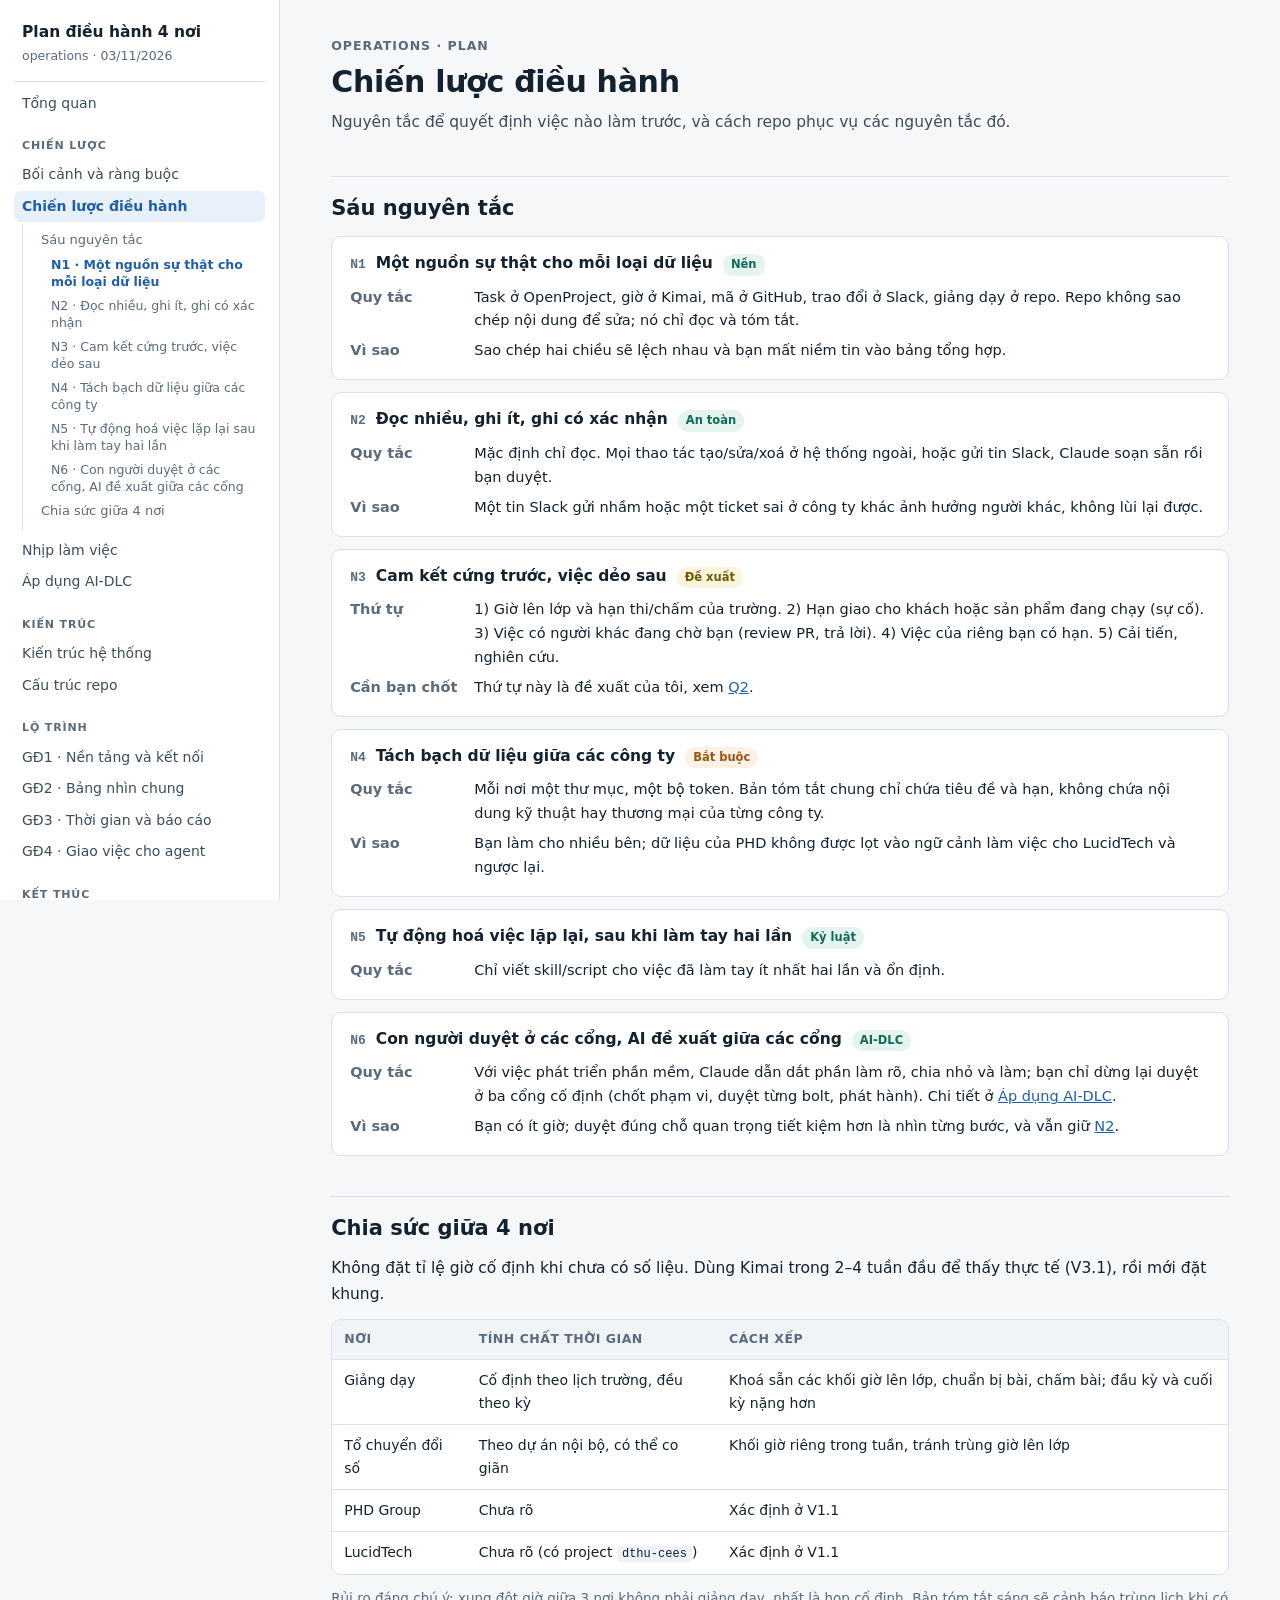
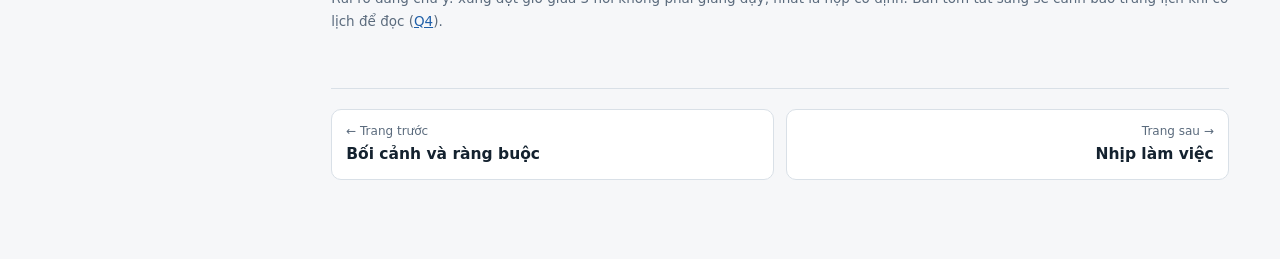
<file: docs/2026-11-03-plan-four-roles-operations/strategy.html>
<!doctype html>
<html lang="vi">
<head>
<meta charset="utf-8">
<meta name="viewport" content="width=device-width, initial-scale=1">
<meta name="color-scheme" content="light dark">
<title>Chiến lược điều hành · Plan điều hành 4 nơi</title>
<link rel="stylesheet" href="_chung/style.css">
</head>
<body>
<div class="khung">
  <aside class="ben" data-khung-ben>
    <a class="ben__ten" href="index.html">← Mục lục</a>
  </aside>

  <main class="noi-dung" data-khung-noi-dung>
    <div class="trong">
      <header class="dau-trang">
        <div class="dau-trang__nhan">operations · Plan</div>
        <h1>Chiến lược điều hành</h1>
        <p class="dau-trang__phu">Nguyên tắc để quyết định việc nào làm trước, và cách repo phục vụ các nguyên tắc đó.</p>
      </header>

<h2 id="nguyen-tac">Sáu nguyên tắc</h2>
<div class="pha" id="n1" data-muc="N1 · Một nguồn sự thật cho mỗi loại dữ liệu">
  <div class="pha__dau"><span class="pha__ma">N1</span><h3 class="pha__ten">Một nguồn sự thật cho mỗi loại dữ liệu</h3><span class="muc muc--tot">Nền</span></div>
  <dl><dt>Quy tắc</dt><dd>Task ở OpenProject, giờ ở Kimai, mã ở GitHub, trao đổi ở Slack, giảng dạy ở repo. Repo không sao chép nội dung để sửa; nó chỉ đọc và tóm tắt.</dd>
  <dt>Vì sao</dt><dd>Sao chép hai chiều sẽ lệch nhau và bạn mất niềm tin vào bảng tổng hợp.</dd></dl>
</div>
<div class="pha" id="n2" data-muc="N2 · Đọc nhiều, ghi ít, ghi có xác nhận">
  <div class="pha__dau"><span class="pha__ma">N2</span><h3 class="pha__ten">Đọc nhiều, ghi ít, ghi có xác nhận</h3><span class="muc muc--tot">An toàn</span></div>
  <dl><dt>Quy tắc</dt><dd>Mặc định chỉ đọc. Mọi thao tác tạo/sửa/xoá ở hệ thống ngoài, hoặc gửi tin Slack, Claude soạn sẵn rồi bạn duyệt.</dd>
  <dt>Vì sao</dt><dd>Một tin Slack gửi nhầm hoặc một ticket sai ở công ty khác ảnh hưởng người khác, không lùi lại được.</dd></dl>
</div>
<div class="pha" id="n3" data-muc="N3 · Cam kết cứng trước, việc dẻo sau">
  <div class="pha__dau"><span class="pha__ma">N3</span><h3 class="pha__ten">Cam kết cứng trước, việc dẻo sau</h3><span class="muc muc--vua">Đề xuất</span></div>
  <dl><dt>Thứ tự</dt><dd>1) Giờ lên lớp và hạn thi/chấm của trường. 2) Hạn giao cho khách hoặc sản phẩm đang chạy (sự cố). 3) Việc có người khác đang chờ bạn (review PR, trả lời). 4) Việc của riêng bạn có hạn. 5) Cải tiến, nghiên cứu.</dd>
  <dt>Cần bạn chốt</dt><dd>Thứ tự này là đề xuất của tôi, xem <a href="open-questions.html#q2">Q2</a>.</dd></dl>
</div>
<div class="pha" id="n4" data-muc="N4 · Tách bạch dữ liệu giữa các công ty">
  <div class="pha__dau"><span class="pha__ma">N4</span><h3 class="pha__ten">Tách bạch dữ liệu giữa các công ty</h3><span class="muc muc--cao">Bắt buộc</span></div>
  <dl><dt>Quy tắc</dt><dd>Mỗi nơi một thư mục, một bộ token. Bản tóm tắt chung chỉ chứa tiêu đề và hạn, không chứa nội dung kỹ thuật hay thương mại của từng công ty.</dd>
  <dt>Vì sao</dt><dd>Bạn làm cho nhiều bên; dữ liệu của PHD không được lọt vào ngữ cảnh làm việc cho LucidTech và ngược lại.</dd></dl>
</div>
<div class="pha" id="n5" data-muc="N5 · Tự động hoá việc lặp lại sau khi làm tay hai lần">
  <div class="pha__dau"><span class="pha__ma">N5</span><h3 class="pha__ten">Tự động hoá việc lặp lại, sau khi làm tay hai lần</h3><span class="muc muc--tot">Kỷ luật</span></div>
  <dl><dt>Quy tắc</dt><dd>Chỉ viết skill/script cho việc đã làm tay ít nhất hai lần và ổn định.</dd></dl>
</div>

<div class="pha" id="n6" data-muc="N6 · Con người duyệt ở các cổng, AI đề xuất giữa các cổng">
  <div class="pha__dau"><span class="pha__ma">N6</span><h3 class="pha__ten">Con người duyệt ở các cổng, AI đề xuất giữa các cổng</h3><span class="muc muc--tot">AI-DLC</span></div>
  <dl><dt>Quy tắc</dt><dd>Với việc phát triển phần mềm, Claude dẫn dắt phần làm rõ, chia nhỏ và làm; bạn chỉ dừng lại duyệt ở ba cổng cố định (chốt phạm vi, duyệt từng bolt, phát hành). Chi tiết ở <a href="ai-dlc.html">Áp dụng AI-DLC</a>.</dd>
  <dt>Vì sao</dt><dd>Bạn có ít giờ; duyệt đúng chỗ quan trọng tiết kiệm hơn là nhìn từng bước, và vẫn giữ <a href="strategy.html#n2">N2</a>.</dd></dl>
</div>

<h2 id="chia-suc">Chia sức giữa 4 nơi</h2>
<p>Không đặt tỉ lệ giờ cố định khi chưa có số liệu. Dùng Kimai trong 2–4 tuần đầu để thấy thực tế (V3.1), rồi mới đặt khung.</p>
<div class="bang-boc"><table>
<thead><tr><th>Nơi</th><th>Tính chất thời gian</th><th>Cách xếp</th></tr></thead>
<tbody>
<tr><td>Giảng dạy</td><td>Cố định theo lịch trường, đều theo kỳ</td><td>Khoá sẵn các khối giờ lên lớp, chuẩn bị bài, chấm bài; đầu kỳ và cuối kỳ nặng hơn</td></tr>
<tr><td>Tổ chuyển đổi số</td><td>Theo dự án nội bộ, có thể co giãn</td><td>Khối giờ riêng trong tuần, tránh trùng giờ lên lớp</td></tr>
<tr><td>PHD Group</td><td>Chưa rõ</td><td>Xác định ở V1.1</td></tr>
<tr><td>LucidTech</td><td>Chưa rõ (có project <code>dthu-cees</code>)</td><td>Xác định ở V1.1</td></tr>
</tbody></table></div>
<p class="ghi-chu">Rủi ro đáng chú ý: xung đột giờ giữa 3 nơi không phải giảng dạy, nhất là họp cố định. Bản tóm tắt sáng sẽ cảnh báo trùng lịch khi có lịch để đọc (<a href="open-questions.html#q4">Q4</a>).</p>
    </div>
  </main>
</div>
<script src="muc-luc.js"></script>
<script src="_chung/khung.js"></script>
</body>
</html>
</file>
<file: docs/2026-11-03-plan-four-roles-operations/_chung/style.css>
/*
 * Khung tài liệu HTML dùng chung — sidebar trái, nội dung phải.
 * KHÔNG sửa file này cho riêng một tài liệu; màu/thành phần riêng đặt trong <style> của trang.
 * Nguồn gốc: skill tai-lieu-html (~/.claude/skills/tai-lieu-html/mau/_chung/style.css).
 */

/* ── Reset tối thiểu ─────────────────────────────────────────────── */
*, *::before, *::after { box-sizing: border-box; }
html, body { margin: 0; padding: 0; }
h1, h2, h3, h4, p, ul, ol, dl, figure, table, pre { margin: 0; }
img, svg { max-width: 100%; display: block; }
button, input, select, textarea { font: inherit; color: inherit; }
[hidden] { display: none !important; }

/* ── Token màu ───────────────────────────────────────────────────── */
:root {
  --nen: #f6f7f9;
  --giay: #ffffff;
  --giay-2: #f1f4f7;
  --chu: #14222f;
  --chu-2: #3c4c5b;
  --chu-3: #5b6b7d;
  --vien: #d9e0e7;
  --nhan: #1f5fa8;
  --nhan-nhat: #e8f0fa;
  --do: #b4232a;
  --do-nhat: #fbeaea;
  --cam: #9a5410;
  --cam-nhat: #fbf1e4;
  --vang: #6f5b00;
  --vang-nhat: #faf5dc;
  --xanh: #0f6b57;
  --xanh-nhat: #e5f4ef;
  --xam-nhat: #eef1f4;
  --ma: #eef2f6;
  --bong: 0 1px 2px rgba(15, 30, 45, .06), 0 4px 16px rgba(15, 30, 45, .05);
  --rong-ben: 280px;
}
@media (prefers-color-scheme: dark) {
  :root {
    --nen: #0f151b;
    --giay: #161e26;
    --giay-2: #1c2630;
    --chu: #e6edf3;
    --chu-2: #c1ccd6;
    --chu-3: #98a8b7;
    --vien: #2b3845;
    --nhan: #7fb0ea;
    --nhan-nhat: #1a2a3c;
    --do: #f08a8f;
    --do-nhat: #3a1d20;
    --cam: #f0b070;
    --cam-nhat: #35271a;
    --vang: #e3cc5a;
    --vang-nhat: #312c14;
    --xanh: #6fd1b6;
    --xanh-nhat: #15302a;
    --xam-nhat: #222c36;
    --ma: #1f2a35;
    --bong: none;
  }
}

body {
  background: var(--nen);
  color: var(--chu);
  font-family: "Segoe UI", system-ui, -apple-system, Roboto, "Helvetica Neue", Arial, sans-serif;
  font-size: 15.5px;
  line-height: 1.65;
}

/* ── Bố cục: sidebar trái + nội dung phải ─────────────────────────── */
.khung {
  display: grid;
  grid-template-columns: var(--rong-ben) minmax(0, 1fr);
  min-height: 100vh;
}
.ben {
  position: sticky; top: 0; height: 100vh; overflow-y: auto;
  background: var(--giay); border-right: 1px solid var(--vien);
  padding: 22px 14px 40px;
  font-size: 14px;
}
.noi-dung { min-width: 0; padding-inline: clamp(16px, 4vw, 52px); padding-block: 36px 80px; }
.trong { max-width: 900px; }

/* Sidebar */
.ben__dau { display: flex; align-items: flex-start; gap: 8px; padding: 0 8px 14px; border-bottom: 1px solid var(--vien); }
.ben__dau-chu { flex: 1; min-width: 0; }
.ben__ten { display: block; font-weight: 700; font-size: 15.5px; line-height: 1.35; color: var(--chu); text-decoration: none; }
.ben__ten:hover { color: var(--nhan); }
.ben__phu { font-size: 12.5px; color: var(--chu-3); margin-top: 3px; }
.ben__nut {
  display: none; flex: none; border: 1px solid var(--vien); background: var(--giay-2);
  border-radius: 7px; padding: 4px 10px; cursor: pointer; font-size: 13px; font-weight: 600;
}
.ben__nut:focus-visible { outline: 2px solid var(--nhan); outline-offset: 2px; }
.ben__dieu-huong { padding-top: 6px; }
.ben__nhom {
  font-size: 11px; text-transform: uppercase; letter-spacing: .08em; font-weight: 700;
  color: var(--chu-3); margin: 18px 8px 4px;
}
.ben__muc {
  display: block; padding: 6px 8px; border-radius: 7px; color: var(--chu-2);
  text-decoration: none; line-height: 1.4;
}
.ben__muc:hover { background: var(--giay-2); color: var(--chu); }
.ben__muc--on { background: var(--nhan-nhat); color: var(--nhan); font-weight: 600; }
.ben__muc:focus-visible, .ben__con a:focus-visible { outline: 2px solid var(--nhan); outline-offset: 1px; }
.ben__con { list-style: none; padding: 4px 0 8px 10px; margin: 2px 0 4px 8px; border-left: 1px solid var(--vien); }
.ben__con li + li { margin-top: 0; }
.ben__con a {
  display: block; padding: 3px 8px; border-radius: 5px; color: var(--chu-3);
  text-decoration: none; font-size: 13px; line-height: 1.4;
}
.ben__con a:hover { color: var(--chu); background: var(--giay-2); }
.ben__con a.dang-xem { color: var(--nhan); font-weight: 600; }
.ben__con .ben__con-phu a { padding-left: 18px; font-size: 12.5px; }

/* Màn hẹp: sidebar thành thanh trên cùng, bấm để mở mục lục */
@media (max-width: 900px) {
  .khung { display: block; }
  .ben {
    position: sticky; top: 0; z-index: 20; height: auto; max-height: 100vh;
    border-right: 0; border-bottom: 1px solid var(--vien); padding: 10px 16px;
  }
  .ben__dau { padding: 0; border-bottom: 0; align-items: center; }
  .ben__phu { display: none; }
  .ben__nut { display: inline-block; }
  .ben__dieu-huong { display: none; max-height: 72vh; overflow-y: auto; padding-bottom: 8px; }
  .ben--mo .ben__dieu-huong { display: block; }
  .noi-dung { padding-block: 24px 64px; }
}

/* ── Đầu trang ───────────────────────────────────────────────────── */
.dau-trang { margin-bottom: 26px; }
.dau-trang__nhan { font-size: 12.5px; letter-spacing: .08em; text-transform: uppercase; color: var(--chu-3); font-weight: 700; }
h1 { font-size: 30px; line-height: 1.25; margin: 6px 0 10px; letter-spacing: -.01em; }
.dau-trang__phu { color: var(--chu-2); max-width: 44rem; }
.dau-trang__meta { margin-top: 12px; font-size: 13px; color: var(--chu-3); display: flex; flex-wrap: wrap; gap: 4px 18px; }
@media (max-width: 560px) { h1 { font-size: 25px; } }

/* ── Chữ ─────────────────────────────────────────────────────────── */
.trong > h2, .trong > section > h2 {
  font-size: 21px; line-height: 1.3; margin: 40px 0 14px; padding-top: 18px;
  border-top: 1px solid var(--vien); scroll-margin-top: 16px;
}
h2 { font-size: 19px; line-height: 1.3; scroll-margin-top: 16px; }
h3 { font-size: 16.5px; margin: 24px 0 8px; scroll-margin-top: 16px; }
[id] { scroll-margin-top: 16px; }
@media (max-width: 900px) { [id] { scroll-margin-top: 64px; } }
p + p { margin-top: 10px; }
ul, ol { padding-left: 22px; }
li + li { margin-top: 4px; }
a { color: var(--nhan); }
code {
  font-family: Consolas, "Cascadia Mono", "SFMono-Regular", Menlo, monospace;
  font-size: .86em; background: var(--ma); padding: 1px 5px; border-radius: 4px; overflow-wrap: anywhere;
}
pre {
  font-family: Consolas, "Cascadia Mono", Menlo, monospace; font-size: 13px; line-height: 1.55;
  background: var(--ma); border: 1px solid var(--vien); border-radius: 8px;
  padding: 12px 14px; margin: 10px 0; overflow-x: auto; white-space: pre;
}
pre code { background: none; padding: 0; font-size: inherit; }
.ghi-chu { font-size: 13.5px; color: var(--chu-3); }
.hop-ghi { background: var(--nhan-nhat); border-radius: 8px; padding: 12px 14px; margin: 12px 0; font-size: 14.5px; }

/* ── Thành phần ──────────────────────────────────────────────────── */
.the {
  background: var(--giay); border: 1px solid var(--vien); border-radius: 10px;
  padding: 18px 20px; box-shadow: var(--bong);
}
.the + .the { margin-top: 12px; }
.the h2, .the h3 { margin: 0 0 8px; padding: 0; border: 0; font-size: 17px; }
.the--canh-bao { border-left: 4px solid var(--do); }

.luoi-diem { display: grid; grid-template-columns: repeat(auto-fit, minmax(200px, 1fr)); gap: 10px; margin-top: 16px; }
.diem { background: var(--giay); border: 1px solid var(--vien); border-radius: 10px; padding: 12px 14px; }
.diem__ten { font-size: 13px; color: var(--chu-3); font-weight: 600; }
.diem__gia { font-size: 20px; font-weight: 700; margin-top: 2px; }
.diem__gia.do { color: var(--do); }
.diem__gia.cam { color: var(--cam); }
.diem__gia.xanh { color: var(--xanh); }
.diem__mo { font-size: 13px; color: var(--chu-2); margin-top: 4px; line-height: 1.45; }

.bang-boc { overflow-x: auto; margin: 12px 0; border: 1px solid var(--vien); border-radius: 10px; background: var(--giay); }
table { border-collapse: collapse; width: 100%; font-size: 14px; }
th, td { text-align: left; vertical-align: top; padding: 9px 12px; border-bottom: 1px solid var(--vien); }
th { background: var(--giay-2); font-size: 12.5px; text-transform: uppercase; letter-spacing: .04em; color: var(--chu-3); }
tr:last-child td { border-bottom: 0; }
tr:target td { background: var(--nhan-nhat); }

.muc {
  font-size: 11.5px; font-weight: 700; padding: 1px 8px; border-radius: 999px; white-space: nowrap;
  display: inline-block; line-height: 1.7; vertical-align: 1px;
}
.muc--nghiemtrong { background: var(--do-nhat); color: var(--do); }
.muc--cao { background: var(--cam-nhat); color: var(--cam); }
.muc--vua { background: var(--vang-nhat); color: var(--vang); }
.muc--thap { background: var(--xam-nhat); color: var(--chu-2); }
.muc--tot { background: var(--xanh-nhat); color: var(--xanh); }

/* Thẻ phát hiện: mã + tiêu đề + mức, rồi các dòng Vị trí / Kịch bản / Sửa */
.pha { background: var(--giay); border: 1px solid var(--vien); border-radius: 10px; padding: 16px 18px; margin-top: 12px; }
.pha:target { border-color: var(--nhan); box-shadow: 0 0 0 3px var(--nhan-nhat); }
.pha__dau { display: flex; align-items: baseline; gap: 10px; flex-wrap: wrap; }
.pha__ma { font-family: Consolas, Menlo, monospace; font-weight: 700; color: var(--chu-3); font-size: 13px; }
.pha__ten { font-weight: 700; font-size: 15.5px; margin: 0; line-height: 1.4; }
.pha dl { margin: 10px 0 0; display: grid; grid-template-columns: 110px 1fr; gap: 6px 14px; font-size: 14.5px; }
.pha dt { color: var(--chu-3); font-weight: 600; }
.pha dd { margin: 0; min-width: 0; }
@media (max-width: 560px) {
  .pha dl { grid-template-columns: 1fr; gap: 2px; }
  .pha dt { margin-top: 8px; }
}

.tot-list li::marker { color: var(--xanh); }

figure.so-do { margin: 14px 0; background: var(--giay); border: 1px solid var(--vien); border-radius: 10px; padding: 14px; overflow-x: auto; }
figure.so-do figcaption { font-size: 13px; color: var(--chu-3); margin-top: 8px; }

/* Chuyển trang trước / sau — do khung.js tự thêm */
.chuyen-trang { display: grid; grid-template-columns: 1fr 1fr; gap: 12px; margin-top: 56px; padding-top: 20px; border-top: 1px solid var(--vien); }
.chuyen-trang a {
  display: block; padding: 12px 14px; border: 1px solid var(--vien); border-radius: 10px;
  background: var(--giay); text-decoration: none; color: var(--chu);
}
.chuyen-trang a:hover { border-color: var(--nhan); }
.chuyen-trang span { display: block; font-size: 12px; color: var(--chu-3); }
.chuyen-trang b { font-weight: 600; }
.chuyen-trang .sau { text-align: right; grid-column: 2; }
@media (max-width: 560px) {
  .chuyen-trang { grid-template-columns: 1fr; }
  .chuyen-trang .sau { grid-column: 1; }
}

/* ════════════════════════════════════════════════════════════════════
 * Bổ sung v2 — thành phần cho plan / thiết kế / nghiên cứu
 * ════════════════════════════════════════════════════════════════════ */

/* Sơ đồ SVG — dùng trong figure.so-do > .svg-khung > svg */
.svg-khung { min-width: 640px; }
.svg-khung text { font-family: "Segoe UI", system-ui, sans-serif; }
.s-hop { fill: var(--giay-2); stroke: var(--vien); stroke-width: 1.2; }
.s-hop-nhan { fill: var(--nhan-nhat); stroke: var(--nhan); stroke-width: 1.2; }
.s-hop-xanh { fill: var(--xanh-nhat); stroke: var(--xanh); stroke-width: 1.2; }
.s-hop-do { fill: var(--do-nhat); stroke: var(--do); stroke-width: 1.2; }
.s-chu { fill: var(--chu); font-size: 14px; font-weight: 700; }
.s-chu-nho { fill: var(--chu-2); font-size: 12px; }
.s-chu-ma { fill: var(--chu-2); font-size: 11.5px; font-family: Consolas, Menlo, monospace; }
.s-duong { stroke: var(--chu-3); stroke-width: 1.4; fill: none; }
.s-duong-dut { stroke: var(--chu-3); stroke-width: 1.2; fill: none; stroke-dasharray: 5 4; }
.s-muiten { fill: var(--chu-3); }

/* Phương án: .pa, phương án được chọn thêm .pa--chon */
.pa { background: var(--giay); border: 1px solid var(--vien); border-radius: 10px; padding: 14px 18px; margin-top: 12px; }
.pa--chon { border: 2px solid var(--xanh); background: var(--xanh-nhat); }
.pa__dau { display: flex; align-items: baseline; gap: 10px; flex-wrap: wrap; margin-bottom: 4px; }
.pa__ma { font-family: Consolas, Menlo, monospace; font-weight: 700; color: var(--nhan); }
.pa__ten { font-weight: 700; font-size: 15.5px; margin: 0; }
.pa p { margin-top: 6px; }

/* Bảng tiến độ plan: mỗi dòng một việc, cột trạng thái dùng .muc */
.muc--chua { background: var(--xam-nhat); color: var(--chu-3); }
.muc--dang { background: var(--nhan-nhat); color: var(--nhan); }
.muc--xong { background: var(--xanh-nhat); color: var(--xanh); }
.muc--chan { background: var(--do-nhat); color: var(--do); }

/* Thẻ công việc trong plan: mã + tên + trạng thái, rồi dl (Mục tiêu/Tệp/Phụ thuộc), rồi các bước */
.viec { background: var(--giay); border: 1px solid var(--vien); border-radius: 10px; padding: 16px 18px; margin-top: 14px; }
.viec:target { border-color: var(--nhan); box-shadow: 0 0 0 3px var(--nhan-nhat); }
.viec__dau { display: flex; align-items: baseline; gap: 10px; flex-wrap: wrap; }
.viec__ma { font-family: Consolas, Menlo, monospace; font-weight: 700; color: var(--nhan); font-size: 13px; }
.viec__ten { font-weight: 700; font-size: 16px; margin: 0; line-height: 1.4; }
.viec dl { margin: 10px 0 0; display: grid; grid-template-columns: 110px 1fr; gap: 6px 14px; font-size: 14.5px; }
.viec dt { color: var(--chu-3); font-weight: 600; }
.viec dd { margin: 0; min-width: 0; }
@media (max-width: 560px) {
  .viec dl { grid-template-columns: 1fr; gap: 2px; }
  .viec dt { margin-top: 8px; }
}

/* Danh sách tệp bị đụng: <ul class="tep"><li><span class="tep__loai tep__loai--tao">Tạo</span><code>…</code></li> */
.tep { list-style: none; padding: 0; margin: 0; }
.tep li + li { margin-top: 3px; }
.tep__loai { display: inline-block; min-width: 42px; text-align: center; font-size: 11px; font-weight: 700; border-radius: 4px; padding: 0 5px; margin-right: 6px; }
.tep__loai--tao { background: var(--xanh-nhat); color: var(--xanh); }
.tep__loai--sua { background: var(--vang-nhat); color: var(--vang); }
.tep__loai--xoa { background: var(--do-nhat); color: var(--do); }

/* Các bước: <ol class="buoc"><li><b>Tên bước.</b> mô tả … <pre>…</pre></li> — ô vuông để tick bằng mắt */
.buoc { list-style: none; padding: 0; margin: 12px 0 0; counter-reset: buoc; }
.buoc > li { position: relative; padding: 8px 0 8px 34px; border-top: 1px dashed var(--vien); counter-increment: buoc; }
.buoc > li::before {
  content: counter(buoc); position: absolute; left: 0; top: 9px; width: 22px; height: 22px;
  border: 1.5px solid var(--vien); border-radius: 5px; font-size: 12px; font-weight: 700;
  color: var(--chu-3); display: grid; place-items: center; line-height: 1;
}
.buoc > li.xong::before { content: "✓"; background: var(--xanh-nhat); border-color: var(--xanh); color: var(--xanh); }
.buoc pre { margin: 8px 0 2px; }

/* Kiểm chứng: hộp xanh cuối thẻ việc — lệnh chạy + kết quả mong đợi */
.kiem { background: var(--xanh-nhat); border-radius: 8px; padding: 10px 14px; margin-top: 12px; font-size: 14.5px; }
.kiem > b:first-child { color: var(--xanh); }

/* Câu hỏi mở / quyết định cần chốt */
.hoi { background: var(--cam-nhat); border-left: 4px solid var(--cam); border-radius: 0 8px 8px 0; padding: 10px 14px; margin-top: 10px; }
.hoi__ma { font-family: Consolas, Menlo, monospace; font-weight: 700; color: var(--cam); margin-right: 6px; }
</file>
